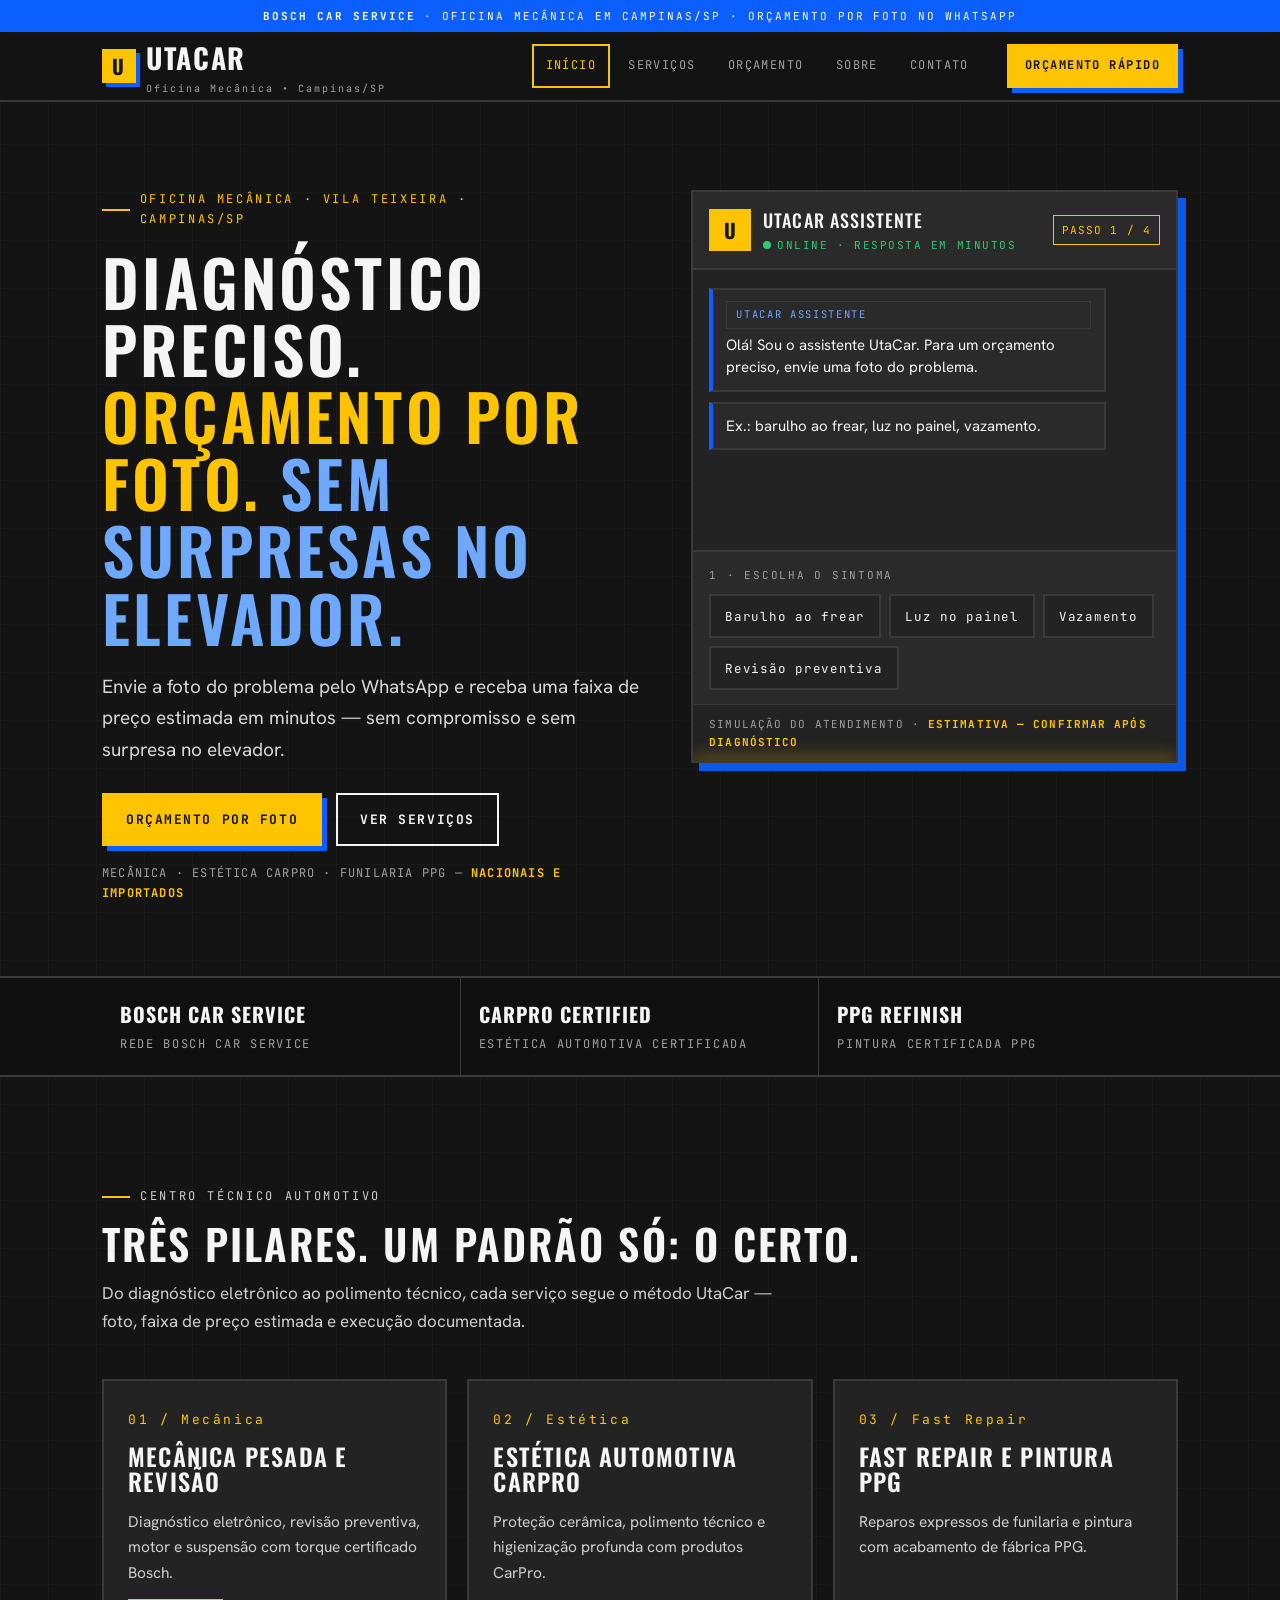
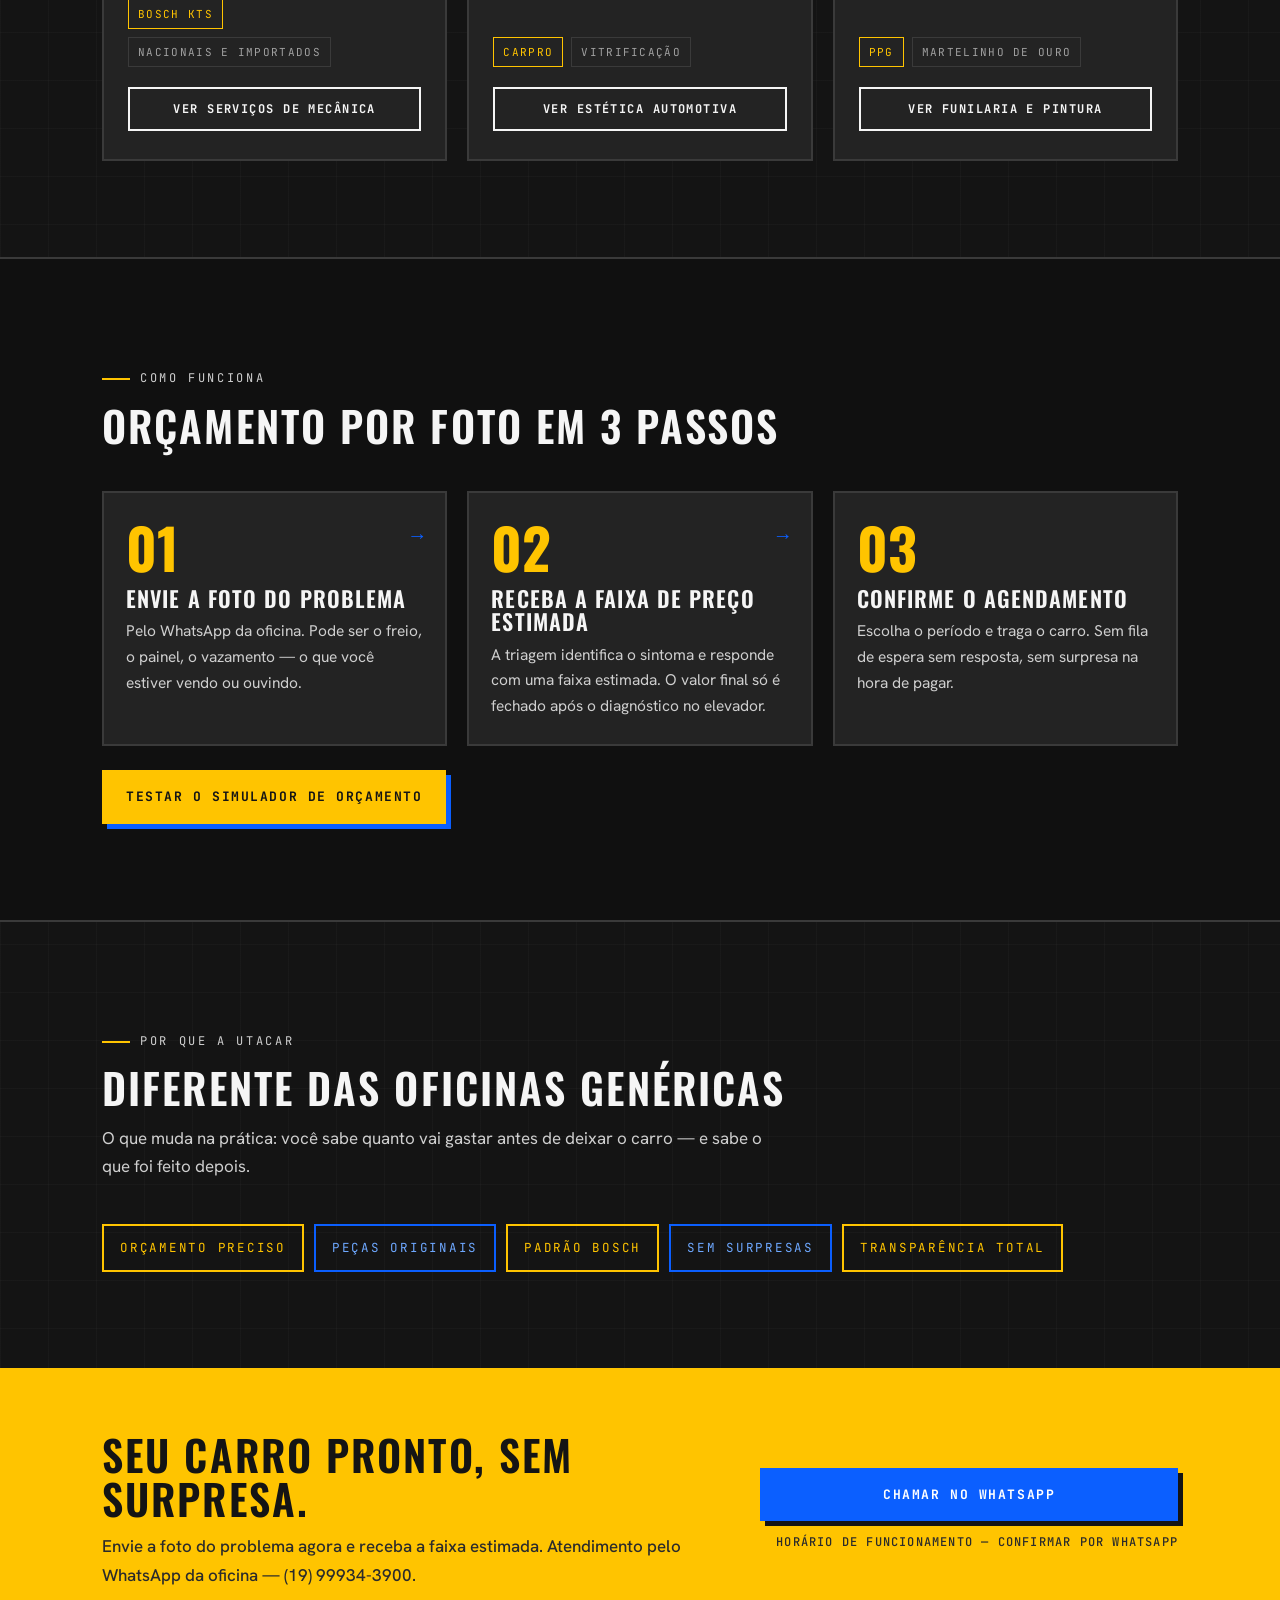
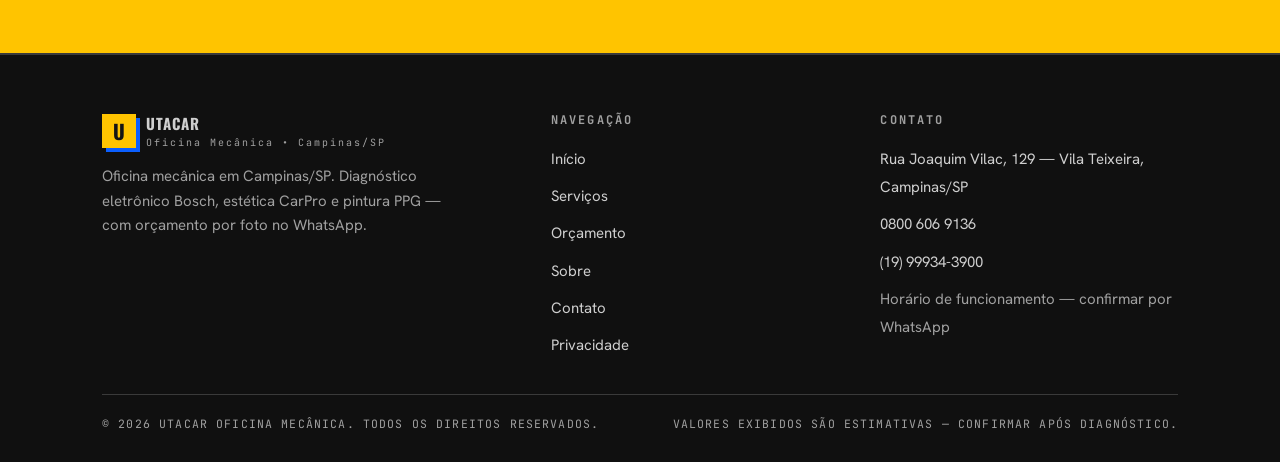
<file: index.html>
<!DOCTYPE html>
<html lang="pt-BR">
<head>
<meta charset="UTF-8">
<meta name="viewport" content="width=device-width, initial-scale=1.0">
<title>UtaCar Oficina Mecânica — Diagnóstico preciso, orçamento por foto | Campinas/SP</title>
<meta name="description" content="Oficina mecânica Bosch em Campinas/SP. Envie a foto do problema pelo WhatsApp e receba uma faixa de preço estimada — sem surpresa no elevador. Mecânica, estética CarPro e funilaria PPG.">
<meta property="og:title" content="UtaCar Oficina Mecânica — Campinas/SP">
<meta property="og:description" content="Diagnóstico preciso. Orçamento por foto. Sem surpresas no elevador.">
<meta property="og:type" content="website">
<link rel="stylesheet" href="assets/css/style.css">
<link rel="icon" href="data:image/svg+xml,%3Csvg xmlns='http://www.w3.org/2000/svg' viewBox='0 0 32 32'%3E%3Crect width='32' height='32' fill='%23FFC400'/%3E%3Ctext x='16' y='23' font-family='Arial' font-weight='bold' font-size='20' text-anchor='middle' fill='%23141414'%3EU%3C/text%3E%3C/svg%3E">
</head>
<body>
<a class="skip" href="#conteudo">Pular para o conteúdo</a>
<div class="topstrip"><b>Bosch Car Service</b> · Oficina mecânica em Campinas/SP · Orçamento por foto no WhatsApp</div>
<header class="site">
  <div class="wrap nav">
    <a class="logo" href="index.html" aria-label="UtaCar — Início"><span class="mark" aria-hidden="true">U</span><span>UTACAR<small data-cfg="tagline">Oficina Mecânica • Campinas/SP</small></span></a>
    <button class="burger" type="button" aria-label="Abrir menu" aria-expanded="false">☰</button>
    <nav class="main" aria-label="Navegação principal">
      <a href="index.html" aria-current="page">Início</a>
      <a href="servicos.html">Serviços</a>
      <a href="orcamento.html">Orçamento</a>
      <a href="sobre.html">Sobre</a>
      <a href="contato.html">Contato</a>
    </nav>
    <a class="btn btn-yellow btn-sm nav-cta" data-wa="Olá! Quero um orçamento por foto.">Orçamento rápido</a>
  </div>
</header>

<main id="conteudo">
  <!-- HERO -->
  <section class="hero">
    <div class="wrap hero-grid">
      <div>
        <p class="eyebrow">Oficina mecânica · Vila Teixeira · Campinas/SP</p>
        <h1>Diagnóstico preciso. <span class="hl-y">Orçamento por foto.</span> <span class="hl-b">Sem surpresas no elevador.</span></h1>
        <p class="lede">Envie a foto do problema pelo WhatsApp e receba uma faixa de preço estimada em minutos — sem compromisso e sem surpresa no elevador.</p>
        <div class="hero-ctas">
          <a class="btn btn-yellow" data-wa="Olá! Quero um orçamento por foto.">Orçamento por foto</a>
          <a class="btn btn-outline" href="servicos.html">Ver serviços</a>
        </div>
        <p class="hero-note">Mecânica · Estética CarPro · Funilaria PPG — <b>nacionais e importados</b></p>
      </div>

      <!-- Interactive WhatsApp quote-bot mock -->
      <div class="chat scan" data-bot aria-label="Simulador de orçamento por WhatsApp">
        <div class="chat-head">
          <span class="chat-avatar" aria-hidden="true">U</span>
          <div>
            <div class="who">UtaCar Assistente</div>
            <div class="status">Online · Resposta em minutos</div>
          </div>
          <span class="step-pill">Passo 1 / 4</span>
        </div>
        <div class="chat-body">
          <div class="msg bot"><span class="tag blue">UtaCar Assistente</span>Olá! Sou o assistente UtaCar. Para um orçamento preciso, envie uma foto do problema.</div>
          <div class="msg bot">Ex.: barulho ao frear, luz no painel, vazamento.</div>
        </div>
        <div class="chat-controls"></div>
        <div class="chat-foot">Simulação do atendimento · <b>Estimativa — confirmar após diagnóstico</b></div>
      </div>
    </div>
  </section>

  <!-- TRUST STRIP -->
  <div class="trust" aria-label="Certificações e padrões">
    <div class="wrap">
      <div class="trust-item"><b>Bosch Car Service</b><span>Rede Bosch Car Service</span></div>
      <div class="trust-item"><b>CarPro Certified</b><span>Estética automotiva certificada</span></div>
      <div class="trust-item"><b>PPG Refinish</b><span>Pintura certificada PPG</span></div>
    </div>
  </div>

  <!-- PILLARS -->
  <section>
    <div class="wrap">
      <div class="sec-head">
        <p class="eyebrow">Centro técnico automotivo</p>
        <h2>Três pilares. Um padrão só: o certo.</h2>
        <p>Do diagnóstico eletrônico ao polimento técnico, cada serviço segue o método UtaCar — foto, faixa de preço estimada e execução documentada.</p>
      </div>
      <div class="pillars">
        <article class="pillar">
          <span class="num">01 / Mecânica</span>
          <h3>Mecânica pesada e revisão</h3>
          <p>Diagnóstico eletrônico, revisão preventiva, motor e suspensão com torque certificado Bosch.</p>
          <div class="tag-row"><span class="tag y">Bosch KTS</span><span class="tag">Nacionais e importados</span></div>
          <a class="btn btn-outline btn-sm" href="servicos.html#mecanica" style="margin-top:6px">Ver serviços de mecânica</a>
        </article>
        <article class="pillar">
          <span class="num">02 / Estética</span>
          <h3>Estética automotiva CarPro</h3>
          <p>Proteção cerâmica, polimento técnico e higienização profunda com produtos CarPro.</p>
          <div class="tag-row"><span class="tag y">CarPro</span><span class="tag">Vitrificação</span></div>
          <a class="btn btn-outline btn-sm" href="servicos.html#estetica" style="margin-top:6px">Ver estética automotiva</a>
        </article>
        <article class="pillar">
          <span class="num">03 / Fast Repair</span>
          <h3>Fast Repair e pintura PPG</h3>
          <p>Reparos expressos de funilaria e pintura com acabamento de fábrica PPG.</p>
          <div class="tag-row"><span class="tag y">PPG</span><span class="tag">Martelinho de ouro</span></div>
          <a class="btn btn-outline btn-sm" href="servicos.html#funilaria" style="margin-top:6px">Ver funilaria e pintura</a>
        </article>
      </div>
    </div>
  </section>

  <!-- HOW IT WORKS -->
  <section style="background:#101010;border-top:2px solid var(--line);border-bottom:2px solid var(--line)">
    <div class="wrap">
      <div class="sec-head">
        <p class="eyebrow">Como funciona</p>
        <h2>Orçamento por foto em 3 passos</h2>
      </div>
      <div class="steps">
        <article class="step"><span class="arrow" aria-hidden="true">→</span><h3>Envie a foto do problema</h3><p>Pelo WhatsApp da oficina. Pode ser o freio, o painel, o vazamento — o que você estiver vendo ou ouvindo.</p></article>
        <article class="step"><span class="arrow" aria-hidden="true">→</span><h3>Receba a faixa de preço estimada</h3><p>A triagem identifica o sintoma e responde com uma faixa estimada. O valor final só é fechado após o diagnóstico no elevador.</p></article>
        <article class="step"><h3>Confirme o agendamento</h3><p>Escolha o período e traga o carro. Sem fila de espera sem resposta, sem surpresa na hora de pagar.</p></article>
      </div>
      <p style="margin-top:24px"><a class="btn btn-yellow" href="orcamento.html">Testar o simulador de orçamento</a></p>
    </div>
  </section>

  <!-- DIFFERENCE -->
  <section>
    <div class="wrap">
      <div class="sec-head">
        <p class="eyebrow">Por que a UtaCar</p>
        <h2>Diferente das oficinas genéricas</h2>
        <p>O que muda na prática: você sabe quanto vai gastar antes de deixar o carro — e sabe o que foi feito depois.</p>
      </div>
      <div class="chip-row" role="list">
        <span class="diff-chip" role="listitem">Orçamento preciso</span>
        <span class="diff-chip" role="listitem">Peças originais</span>
        <span class="diff-chip" role="listitem">Padrão Bosch</span>
        <span class="diff-chip" role="listitem">Sem surpresas</span>
        <span class="diff-chip" role="listitem">Transparência total</span>
      </div>
    </div>
  </section>

  <!-- FINAL CTA BAND -->
  <section class="band">
    <div class="wrap band-grid">
      <div>
        <h2>Seu carro pronto, sem surpresa.</h2>
        <p style="margin-top:12px">Envie a foto do problema agora e receba a faixa estimada. Atendimento pelo WhatsApp da oficina — <span data-cfg="whatsappDisplay">(19) 99934-3900</span>.</p>
      </div>
      <div style="text-align:right">
        <a class="btn btn-blue btn-block" data-wa="Olá! Quero um orçamento por foto.">Chamar no WhatsApp</a>
        <p style="margin-top:12px;font-family:var(--mono);font-size:12px;letter-spacing:.1em;text-transform:uppercase" data-cfg="hours">Horário de funcionamento — confirmar por WhatsApp</p>
      </div>
    </div>
  </section>
</main>

<footer class="site">
  <div class="wrap">
    <div class="foot-grid">
      <div class="foot-brand">
        <a class="logo" href="index.html"><span class="mark" aria-hidden="true">U</span><span>UTACAR<small data-cfg="tagline">Oficina Mecânica • Campinas/SP</small></span></a>
        <p>Oficina mecânica em Campinas/SP. Diagnóstico eletrônico Bosch, estética CarPro e pintura PPG — com orçamento por foto no WhatsApp.</p>
      </div>
      <div>
        <h4>Navegação</h4>
        <ul>
          <li><a href="index.html">Início</a></li>
          <li><a href="servicos.html">Serviços</a></li>
          <li><a href="orcamento.html">Orçamento</a></li>
          <li><a href="sobre.html">Sobre</a></li>
          <li><a href="contato.html">Contato</a></li>
          <li><a href="privacidade.html">Privacidade</a></li>
        </ul>
      </div>
      <div>
        <h4>Contato</h4>
        <ul>
          <li><a href="contato.html" data-cfg="addressShort">Rua Joaquim Vilac, 129 — Vila Teixeira, Campinas/SP</a></li>
          <li><a data-cfg="telLink" href="tel:08006069136">0800 606 9136</a></li>
          <li><a data-wa="Olá! Quero um orçamento por foto." data-cfg="whatsappDisplay">(19) 99934-3900</a></li>
          <li><span style="color:var(--muted);font-size:15px" data-cfg="hours">Horário de funcionamento — confirmar por WhatsApp</span></li>
        </ul>
      </div>
    </div>
    <div class="foot-legal">
      <span>© <span data-cfg="year">2026</span> <span data-cfg="name">UtaCar Oficina Mecânica</span>. Todos os direitos reservados.</span>
      <span>Valores exibidos são estimativas — confirmar após diagnóstico.</span>
    </div>
  </div>
</footer>
<div class="sticky-cta"><a class="btn btn-green" data-wa="Olá! Quero um orçamento por foto.">WhatsApp — Orçamento por foto</a></div>
<script src="assets/js/site.js"></script>
</body>
</html>
</file>
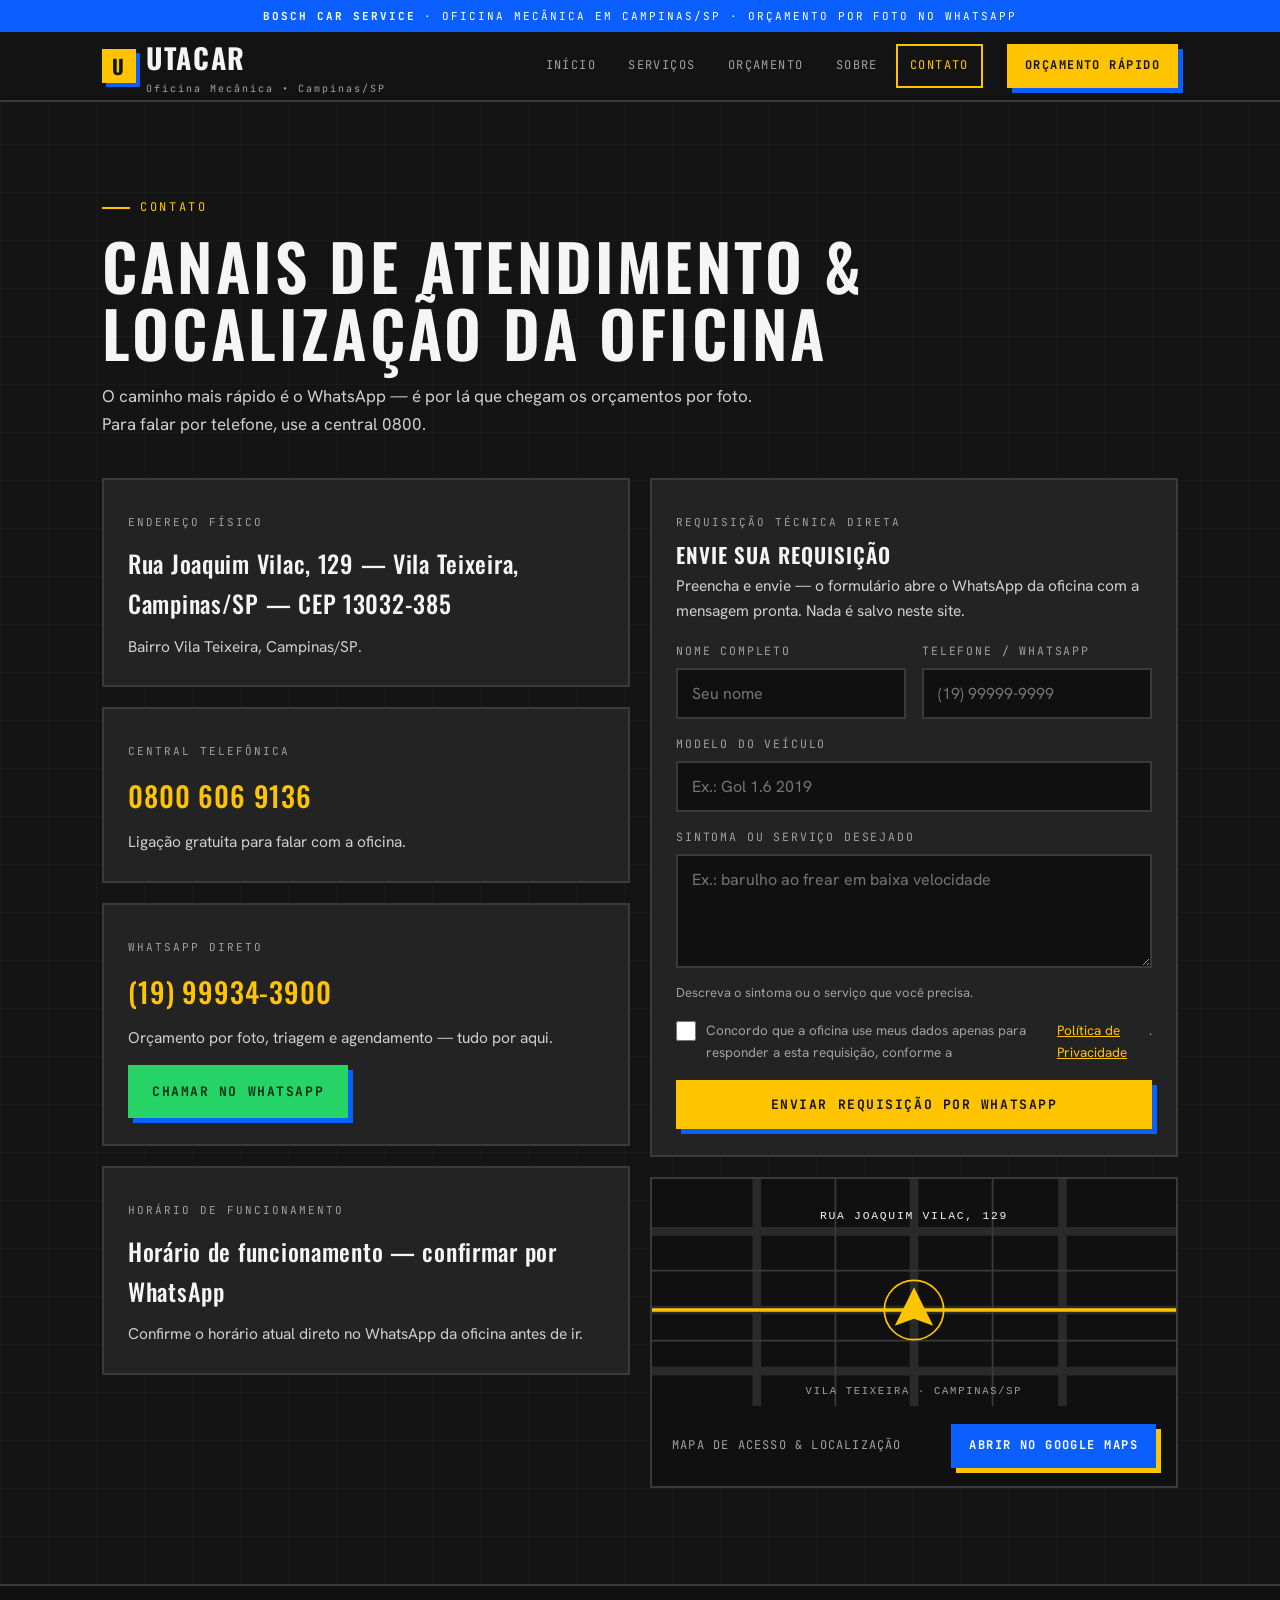
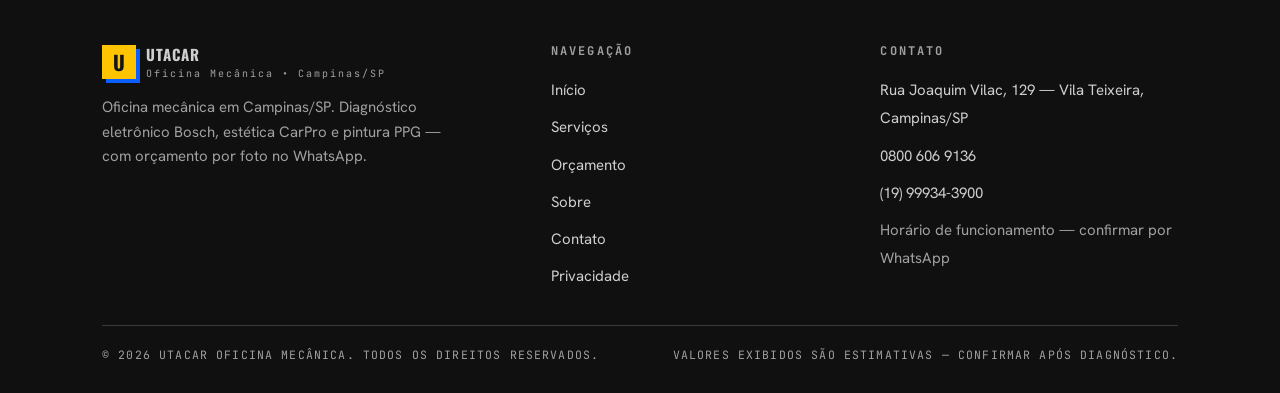
<file: contato.html>
<!DOCTYPE html>
<html lang="pt-BR">
<head>
<meta charset="UTF-8">
<meta name="viewport" content="width=device-width, initial-scale=1.0">
<title>Contato — UtaCar Oficina Mecânica | Campinas/SP</title>
<meta name="description" content="Fale com a UtaCar: WhatsApp (19) 99934-3900, central 0800 606 9136, Rua Joaquim Vilac, 129 — Vila Teixeira, Campinas/SP. Horário de funcionamento — confirmar por WhatsApp.">
<meta property="og:title" content="Contato — UtaCar Oficina Mecânica">
<link rel="stylesheet" href="assets/css/style.css">
<link rel="icon" href="data:image/svg+xml,%3Csvg xmlns='http://www.w3.org/2000/svg' viewBox='0 0 32 32'%3E%3Crect width='32' height='32' fill='%23FFC400'/%3E%3Ctext x='16' y='23' font-family='Arial' font-weight='bold' font-size='20' text-anchor='middle' fill='%23141414'%3EU%3C/text%3E%3C/svg%3E">
</head>
<body>
<a class="skip" href="#conteudo">Pular para o conteúdo</a>
<div class="topstrip"><b>Bosch Car Service</b> · Oficina mecânica em Campinas/SP · Orçamento por foto no WhatsApp</div>
<header class="site">
  <div class="wrap nav">
    <a class="logo" href="index.html" aria-label="UtaCar — Início"><span class="mark" aria-hidden="true">U</span><span>UTACAR<small data-cfg="tagline">Oficina Mecânica • Campinas/SP</small></span></a>
    <button class="burger" type="button" aria-label="Abrir menu" aria-expanded="false">☰</button>
    <nav class="main" aria-label="Navegação principal">
      <a href="index.html">Início</a>
      <a href="servicos.html">Serviços</a>
      <a href="orcamento.html">Orçamento</a>
      <a href="sobre.html">Sobre</a>
      <a href="contato.html" aria-current="page">Contato</a>
    </nav>
    <a class="btn btn-yellow btn-sm nav-cta" data-wa="Olá! Quero um orçamento por foto.">Orçamento rápido</a>
  </div>
</header>

<main id="conteudo">
  <section style="padding-bottom:24px">
    <div class="wrap">
      <p class="eyebrow">Contato</p>
      <h1 style="margin-top:14px">Canais de atendimento &amp; localização da oficina</h1>
      <p style="margin-top:16px;color:#cfcfcf">O caminho mais rápido é o WhatsApp — é por lá que chegam os orçamentos por foto. Para falar por telefone, use a central 0800.</p>
    </div>
  </section>

  <section style="padding-top:16px">
    <div class="wrap contact-grid">
      <div style="display:grid;gap:20px">
        <article class="c-card">
          <span class="mono-label">Endereço físico</span>
          <span class="big" style="color:var(--ink);font-size:clamp(19px,2.4vw,24px)" data-cfg="address">Rua Joaquim Vilac, 129 — Vila Teixeira, Campinas/SP — CEP 13032-385</span>
          <p>Bairro Vila Teixeira, Campinas/SP.</p>
        </article>
        <article class="c-card">
          <span class="mono-label">Central telefônica</span>
          <a class="big" data-cfg="telLink" href="tel:08006069136">0800 606 9136</a>
          <p>Ligação gratuita para falar com a oficina.</p>
        </article>
        <article class="c-card">
          <span class="mono-label">WhatsApp direto</span>
          <a class="big" data-wa="Olá! Quero um orçamento por foto." data-cfg="whatsappDisplay">(19) 99934-3900</a>
          <p>Orçamento por foto, triagem e agendamento — tudo por aqui.</p>
          <p style="margin-top:14px"><a class="btn btn-green" data-wa="Olá! Quero um orçamento por foto.">Chamar no WhatsApp</a></p>
        </article>
        <article class="c-card">
          <span class="mono-label">Horário de funcionamento</span>
          <span class="big" style="color:var(--ink);font-size:clamp(19px,2.4vw,24px)" data-cfg="hours">Horário de funcionamento — confirmar por WhatsApp</span>
          <p>Confirme o horário atual direto no WhatsApp da oficina antes de ir.</p>
        </article>
      </div>

      <div style="display:grid;gap:20px;align-content:start">
        <!-- FORM -->
        <article class="c-card">
          <span class="mono-label">Requisição técnica direta</span>
          <h3 style="margin:10px 0 6px">Envie sua requisição</h3>
          <p style="margin-bottom:18px">Preencha e envie — o formulário abre o WhatsApp da oficina com a mensagem pronta. Nada é salvo neste site.</p>
          <form class="req" data-wa-form>
            <div class="form-2col">
              <div class="field">
                <label for="f-nome">Nome completo</label>
                <input id="f-nome" name="nome" type="text" required autocomplete="name" placeholder="Seu nome">
              </div>
              <div class="field">
                <label for="f-tel">Telefone / WhatsApp</label>
                <input id="f-tel" name="telefone" type="tel" required autocomplete="tel" placeholder="(19) 99999-9999">
              </div>
            </div>
            <div class="field">
              <label for="f-veiculo">Modelo do veículo</label>
              <input id="f-veiculo" name="veiculo" type="text" required placeholder="Ex.: Gol 1.6 2019">
            </div>
            <div class="field">
              <label for="f-sintoma">Sintoma ou serviço desejado</label>
              <textarea id="f-sintoma" name="sintoma" rows="4" required placeholder="Ex.: barulho ao frear em baixa velocidade"></textarea>
              <p class="hint">Descreva o sintoma ou o serviço que você precisa.</p>
            </div>
            <label class="consent"><input type="checkbox" required> Concordo que a oficina use meus dados apenas para responder a esta requisição, conforme a <a href="privacidade.html" style="color:var(--yellow)">Política de Privacidade</a>.</label>
            <button class="btn btn-yellow btn-block" type="submit">Enviar requisição por WhatsApp</button>
          </form>
        </article>

        <!-- MAP PANEL (stylized SVG, no invented coordinates) -->
        <article class="map-panel">
          <svg viewBox="0 0 600 260" role="img" aria-label="Mapa esquemático: Rua Joaquim Vilac, 129 — Vila Teixeira, Campinas/SP">
            <rect width="600" height="260" fill="#101010"/>
            <g stroke="#2a2a2a" stroke-width="10"><line x1="0" y1="60" x2="600" y2="60"/><line x1="0" y1="150" x2="600" y2="150"/><line x1="0" y1="220" x2="600" y2="220"/><line x1="120" y1="0" x2="120" y2="260"/><line x1="300" y1="0" x2="300" y2="260"/><line x1="470" y1="0" x2="470" y2="260"/></g>
            <g stroke="#3a3a3a" stroke-width="2"><line x1="0" y1="105" x2="600" y2="105"/><line x1="0" y1="185" x2="600" y2="185"/><line x1="210" y1="0" x2="210" y2="260"/><line x1="390" y1="0" x2="390" y2="260"/></g>
            <line x1="0" y1="150" x2="600" y2="150" stroke="#FFC400" stroke-width="4"/>
            <g transform="translate(300,150)">
              <path d="M0 -26 L22 18 L0 10 L-22 18 Z" fill="#FFC400"/>
              <circle r="34" fill="none" stroke="#FFC400" stroke-width="2"/>
            </g>
            <text x="300" y="46" fill="#F5F5F5" font-family="monospace" font-size="13" letter-spacing="2" text-anchor="middle">RUA JOAQUIM VILAC, 129</text>
            <text x="300" y="246" fill="#A0A0A0" font-family="monospace" font-size="12" letter-spacing="2" text-anchor="middle">VILA TEIXEIRA · CAMPINAS/SP</text>
          </svg>
          <div class="map-cap">
            <p>Mapa de acesso &amp; localização</p>
            <a class="btn btn-blue btn-sm" data-cfg="mapsLink" href="https://www.google.com/maps/search/?api=1&amp;query=Rua%20Joaquim%20Vilac%2C%20129%2C%20Vila%20Teixeira%2C%20Campinas%2C%20SP" target="_blank" rel="noopener">Abrir no Google Maps</a>
          </div>
        </article>
      </div>
    </div>
  </section>
</main>

<footer class="site">
  <div class="wrap">
    <div class="foot-grid">
      <div class="foot-brand">
        <a class="logo" href="index.html"><span class="mark" aria-hidden="true">U</span><span>UTACAR<small data-cfg="tagline">Oficina Mecânica • Campinas/SP</small></span></a>
        <p>Oficina mecânica em Campinas/SP. Diagnóstico eletrônico Bosch, estética CarPro e pintura PPG — com orçamento por foto no WhatsApp.</p>
      </div>
      <div>
        <h4>Navegação</h4>
        <ul>
          <li><a href="index.html">Início</a></li>
          <li><a href="servicos.html">Serviços</a></li>
          <li><a href="orcamento.html">Orçamento</a></li>
          <li><a href="sobre.html">Sobre</a></li>
          <li><a href="contato.html">Contato</a></li>
          <li><a href="privacidade.html">Privacidade</a></li>
        </ul>
      </div>
      <div>
        <h4>Contato</h4>
        <ul>
          <li><a href="contato.html" data-cfg="addressShort">Rua Joaquim Vilac, 129 — Vila Teixeira, Campinas/SP</a></li>
          <li><a data-cfg="telLink" href="tel:08006069136">0800 606 9136</a></li>
          <li><a data-wa="Olá! Quero um orçamento por foto." data-cfg="whatsappDisplay">(19) 99934-3900</a></li>
          <li><span style="color:var(--muted);font-size:15px" data-cfg="hours">Horário de funcionamento — confirmar por WhatsApp</span></li>
        </ul>
      </div>
    </div>
    <div class="foot-legal">
      <span>© <span data-cfg="year">2026</span> <span data-cfg="name">UtaCar Oficina Mecânica</span>. Todos os direitos reservados.</span>
      <span>Valores exibidos são estimativas — confirmar após diagnóstico.</span>
    </div>
  </div>
</footer>
<div class="sticky-cta"><a class="btn btn-green" data-wa="Olá! Quero um orçamento por foto.">WhatsApp — Orçamento por foto</a></div>
<script src="assets/js/site.js"></script>
</body>
</html>
</file>
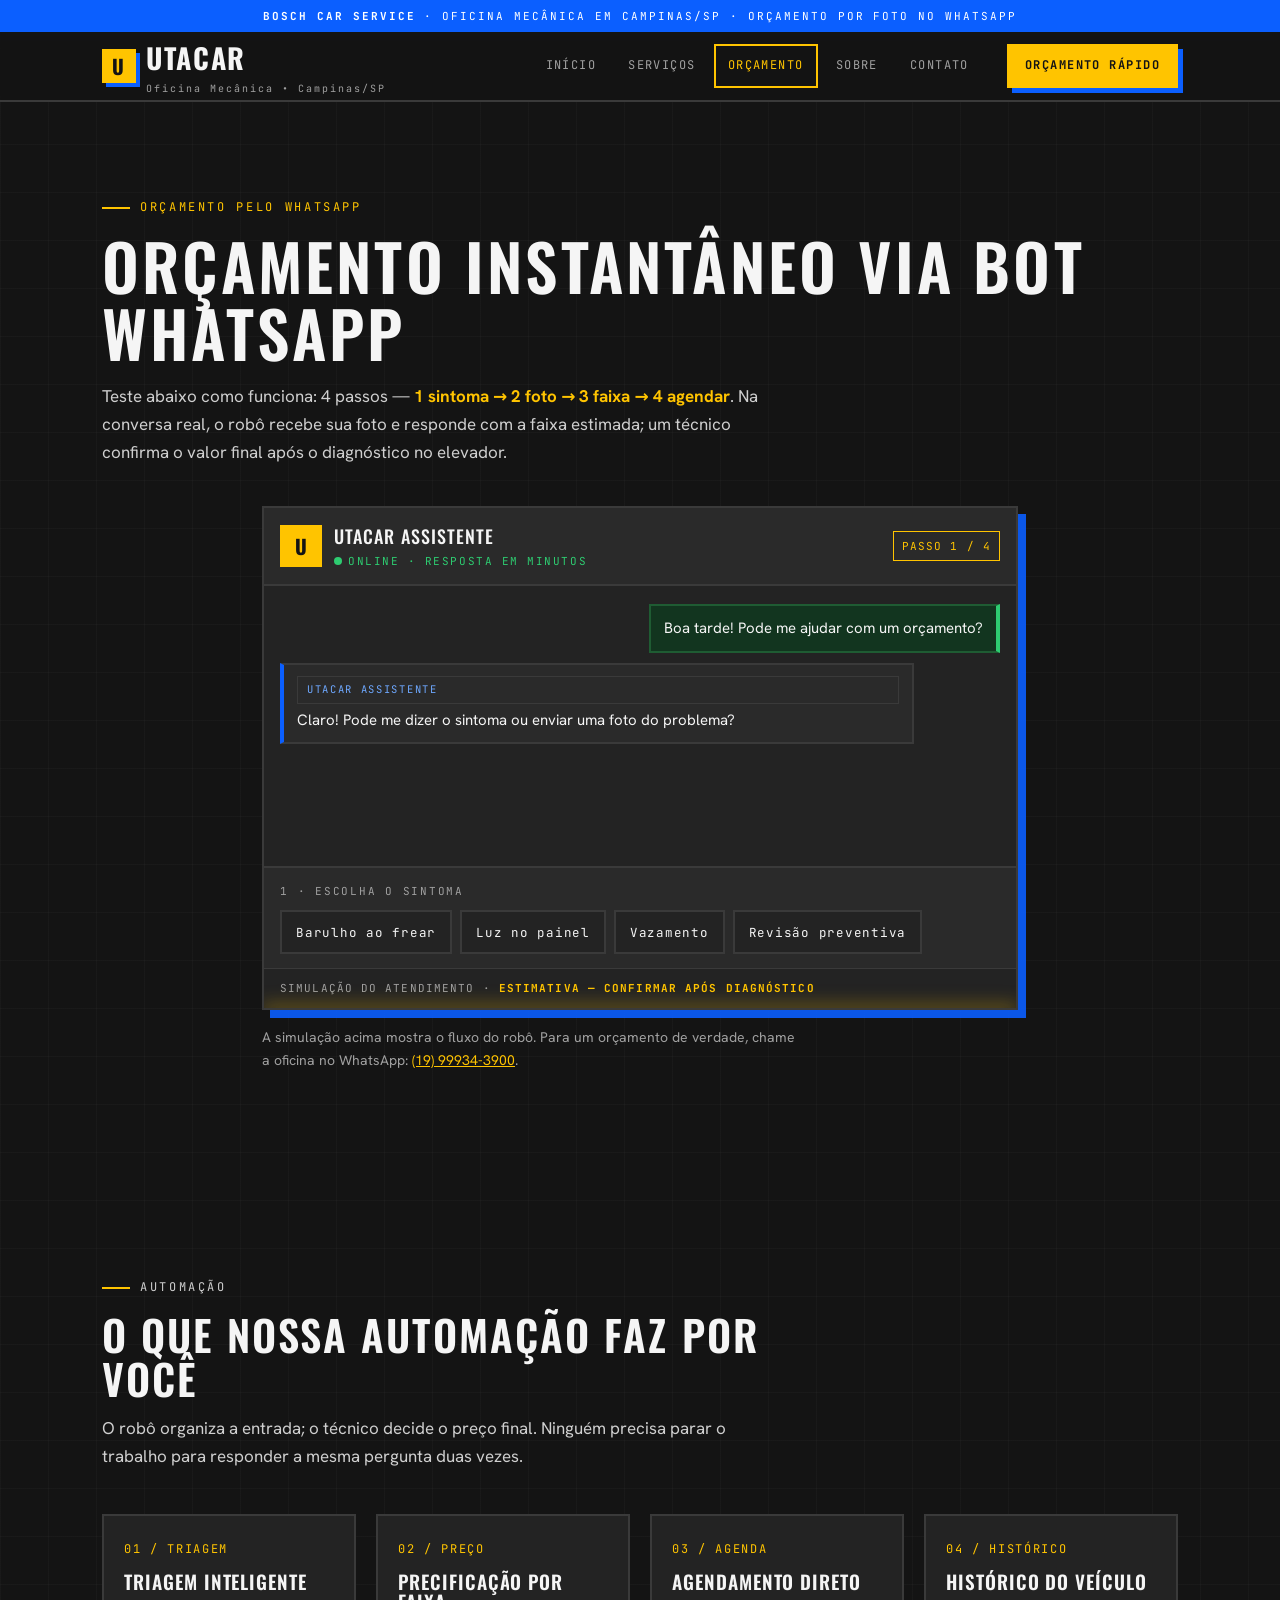
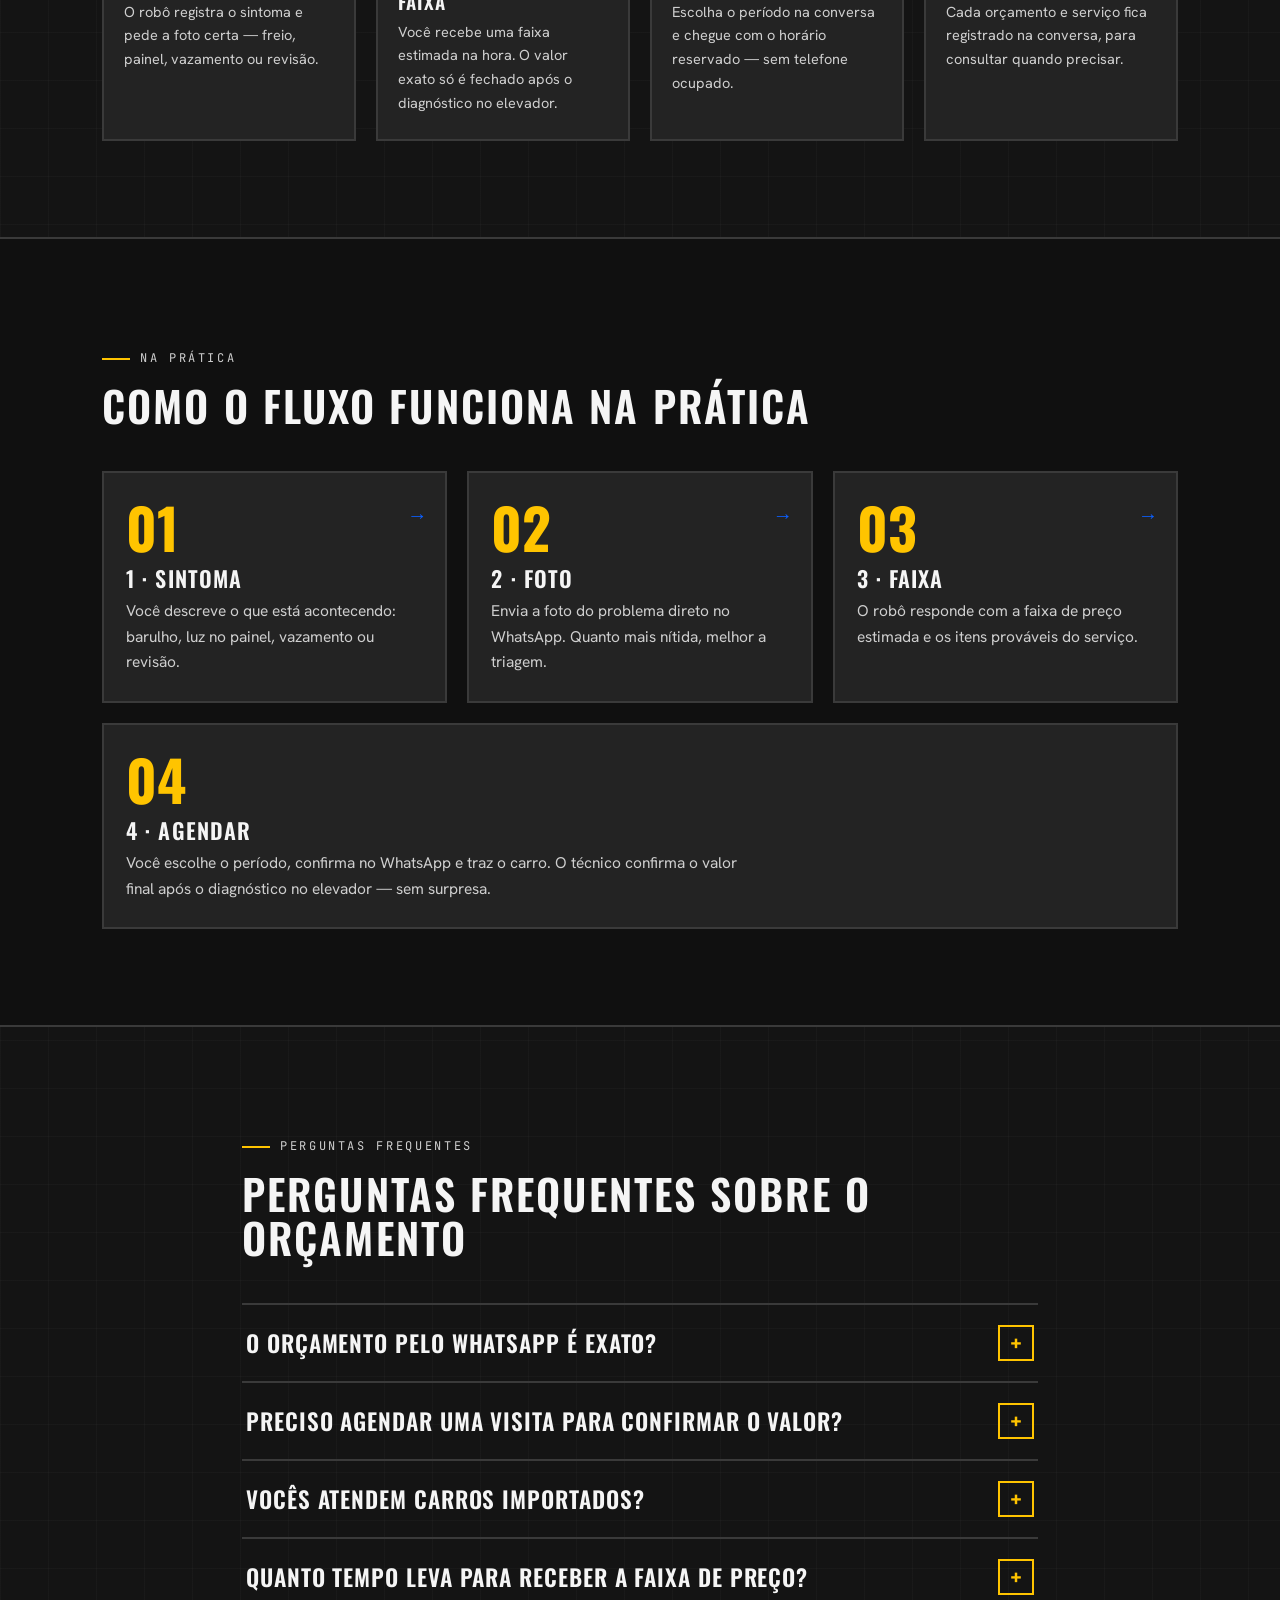
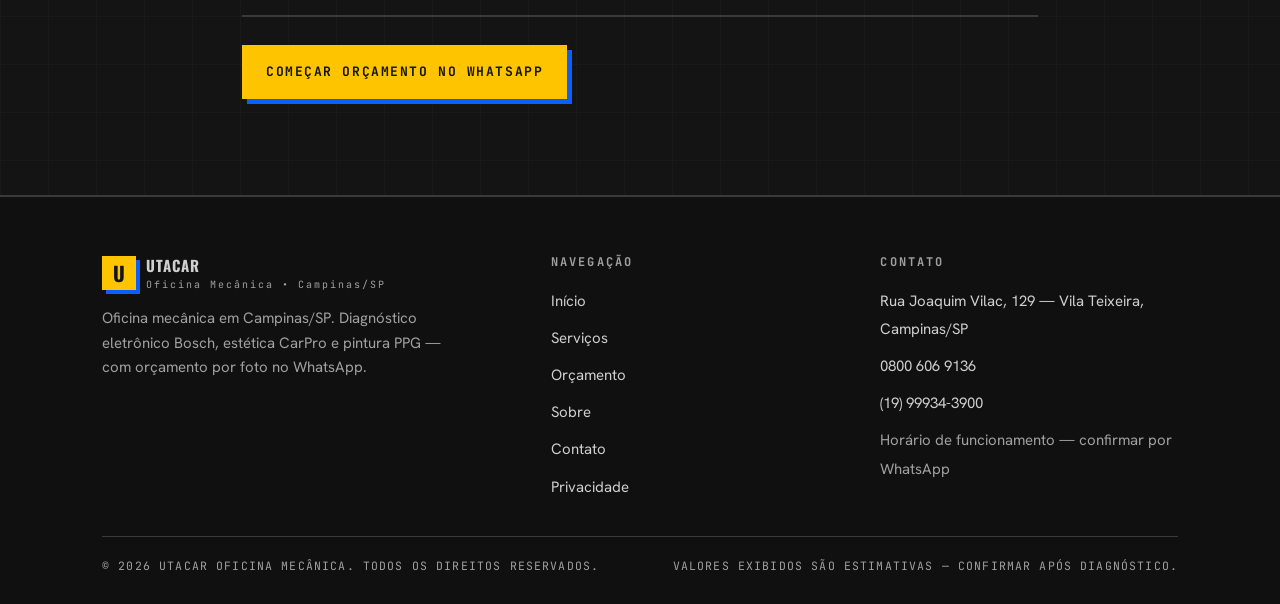
<file: orcamento.html>
<!DOCTYPE html>
<html lang="pt-BR">
<head>
<meta charset="UTF-8">
<meta name="viewport" content="width=device-width, initial-scale=1.0">
<title>Orçamento instantâneo via WhatsApp — UtaCar Oficina Mecânica | Campinas/SP</title>
<meta name="description" content="Simule o orçamento por foto da UtaCar: escolha o sintoma, envie a foto, receba a faixa de preço estimada e agende. Valor final confirmado após diagnóstico.">
<meta property="og:title" content="Orçamento instantâneo — UtaCar Oficina Mecânica">
<link rel="stylesheet" href="assets/css/style.css">
<link rel="icon" href="data:image/svg+xml,%3Csvg xmlns='http://www.w3.org/2000/svg' viewBox='0 0 32 32'%3E%3Crect width='32' height='32' fill='%23FFC400'/%3E%3Ctext x='16' y='23' font-family='Arial' font-weight='bold' font-size='20' text-anchor='middle' fill='%23141414'%3EU%3C/text%3E%3C/svg%3E">
</head>
<body>
<a class="skip" href="#conteudo">Pular para o conteúdo</a>
<div class="topstrip"><b>Bosch Car Service</b> · Oficina mecânica em Campinas/SP · Orçamento por foto no WhatsApp</div>
<header class="site">
  <div class="wrap nav">
    <a class="logo" href="index.html" aria-label="UtaCar — Início"><span class="mark" aria-hidden="true">U</span><span>UTACAR<small data-cfg="tagline">Oficina Mecânica • Campinas/SP</small></span></a>
    <button class="burger" type="button" aria-label="Abrir menu" aria-expanded="false">☰</button>
    <nav class="main" aria-label="Navegação principal">
      <a href="index.html">Início</a>
      <a href="servicos.html">Serviços</a>
      <a href="orcamento.html" aria-current="page">Orçamento</a>
      <a href="sobre.html">Sobre</a>
      <a href="contato.html">Contato</a>
    </nav>
    <a class="btn btn-yellow btn-sm nav-cta" data-wa="Olá! Quero um orçamento por foto.">Orçamento rápido</a>
  </div>
</header>

<main id="conteudo">
  <section style="padding-bottom:24px">
    <div class="wrap">
      <p class="eyebrow">Orçamento pelo WhatsApp</p>
      <h1 style="margin-top:14px">Orçamento instantâneo via bot WhatsApp</h1>
      <p style="margin-top:16px;color:#cfcfcf">Teste abaixo como funciona: 4 passos — <strong style="color:var(--yellow)">1 sintoma → 2 foto → 3 faixa → 4 agendar</strong>. Na conversa real, o robô recebe sua foto e responde com a faixa estimada; um técnico confirma o valor final após o diagnóstico no elevador.</p>
    </div>
  </section>

  <!-- BOT SIMULATOR -->
  <section style="padding-top:16px">
    <div class="wrap" style="max-width:820px">
      <div class="chat scan" data-bot aria-label="Simulador de orçamento por WhatsApp — fluxo completo">
        <div class="chat-head">
          <span class="chat-avatar" aria-hidden="true">U</span>
          <div>
            <div class="who">UtaCar Assistente</div>
            <div class="status">Online · Resposta em minutos</div>
          </div>
          <span class="step-pill">Passo 1 / 4</span>
        </div>
        <div class="chat-body">
          <div class="msg user">Boa tarde! Pode me ajudar com um orçamento?</div>
          <div class="msg bot"><span class="tag blue">UtaCar Assistente</span>Claro! Pode me dizer o sintoma ou enviar uma foto do problema?</div>
        </div>
        <div class="chat-controls"></div>
        <div class="chat-foot">Simulação do atendimento · <b>Estimativa — confirmar após diagnóstico</b></div>
      </div>
      <p style="margin-top:16px;font-size:14px;color:var(--muted)">A simulação acima mostra o fluxo do robô. Para um orçamento de verdade, chame a oficina no WhatsApp: <a data-wa="Olá! Quero um orçamento por foto." style="color:var(--yellow)" data-cfg="whatsappDisplay">(19) 99934-3900</a>.</p>
    </div>
  </section>

  <!-- WHAT AUTOMATION DOES -->
  <section>
    <div class="wrap">
      <div class="sec-head">
        <p class="eyebrow">Automação</p>
        <h2>O que nossa automação faz por você</h2>
        <p>O robô organiza a entrada; o técnico decide o preço final. Ninguém precisa parar o trabalho para responder a mesma pergunta duas vezes.</p>
      </div>
      <div class="auto-grid">
        <article class="auto-card"><span class="ic">01 / Triagem</span><h3>Triagem inteligente</h3><p>O robô registra o sintoma e pede a foto certa — freio, painel, vazamento ou revisão.</p></article>
        <article class="auto-card"><span class="ic">02 / Preço</span><h3>Precificação por faixa</h3><p>Você recebe uma faixa estimada na hora. O valor exato só é fechado após o diagnóstico no elevador.</p></article>
        <article class="auto-card"><span class="ic">03 / Agenda</span><h3>Agendamento direto</h3><p>Escolha o período na conversa e chegue com o horário reservado — sem telefone ocupado.</p></article>
        <article class="auto-card"><span class="ic">04 / Histórico</span><h3>Histórico do veículo</h3><p>Cada orçamento e serviço fica registrado na conversa, para consultar quando precisar.</p></article>
      </div>
    </div>
  </section>

  <!-- HOW THE FLOW WORKS -->
  <section style="background:#101010;border-top:2px solid var(--line);border-bottom:2px solid var(--line)">
    <div class="wrap">
      <div class="sec-head">
        <p class="eyebrow">Na prática</p>
        <h2>Como o fluxo funciona na prática</h2>
      </div>
      <div class="steps">
        <article class="step"><span class="arrow" aria-hidden="true">→</span><h3>1 · Sintoma</h3><p>Você descreve o que está acontecendo: barulho, luz no painel, vazamento ou revisão.</p></article>
        <article class="step"><span class="arrow" aria-hidden="true">→</span><h3>2 · Foto</h3><p>Envia a foto do problema direto no WhatsApp. Quanto mais nítida, melhor a triagem.</p></article>
        <article class="step"><span class="arrow" aria-hidden="true">→</span><h3>3 · Faixa</h3><p>O robô responde com a faixa de preço estimada e os itens prováveis do serviço.</p></article>
      </div>
      <div class="steps steps-continue" style="margin-top:20px;grid-template-columns:1fr">
        <article class="step"><h3>4 · Agendar</h3><p>Você escolhe o período, confirma no WhatsApp e traz o carro. O técnico confirma o valor final após o diagnóstico no elevador — sem surpresa.</p></article>
      </div>
    </div>
  </section>

  <!-- FAQ -->
  <section>
    <div class="wrap" style="max-width:860px">
      <div class="sec-head">
        <p class="eyebrow">Perguntas frequentes</p>
        <h2>Perguntas frequentes sobre o orçamento</h2>
      </div>
      <div class="faq">
        <div class="faq-item">
          <button type="button" class="faq-q" aria-expanded="false">O orçamento pelo WhatsApp é exato?<span class="sign" aria-hidden="true">+</span></button>
          <div class="faq-a"><p>Não — é uma faixa estimada, feita a partir do sintoma e da foto. O valor final só é fechado depois do diagnóstico com o carro no elevador. A faixa serve para você decidir com antecedência, sem surpresa.</p></div>
        </div>
        <div class="faq-item">
          <button type="button" class="faq-q" aria-expanded="false">Preciso agendar uma visita para confirmar o valor?<span class="sign" aria-hidden="true">+</span></button>
          <div class="faq-a"><p>Sim. A confirmação do valor acontece com o carro na oficina, após a inspeção. Você agenda o período pelo próprio WhatsApp e já chega com o horário reservado.</p></div>
        </div>
        <div class="faq-item">
          <button type="button" class="faq-q" aria-expanded="false">Vocês atendem carros importados?<span class="sign" aria-hidden="true">+</span></button>
          <div class="faq-a"><p>Sim. A oficina atende carros nacionais e importados, com diagnóstico eletrônico Bosch KTS e peças originais.</p></div>
        </div>
        <div class="faq-item">
          <button type="button" class="faq-q" aria-expanded="false">Quanto tempo leva para receber a faixa de preço?<span class="sign" aria-hidden="true">+</span></button>
          <div class="faq-a"><p>A triagem responde em poucos minutos durante o atendimento. Para saber o horário de funcionamento atual, confirme pelo WhatsApp da oficina: <span data-cfg="whatsappDisplay">(19) 99934-3900</span>.</p></div>
        </div>
      </div>
      <p style="margin-top:28px"><a class="btn btn-yellow" data-wa="Olá! Quero um orçamento por foto.">Começar orçamento no WhatsApp</a></p>
    </div>
  </section>
</main>

<footer class="site">
  <div class="wrap">
    <div class="foot-grid">
      <div class="foot-brand">
        <a class="logo" href="index.html"><span class="mark" aria-hidden="true">U</span><span>UTACAR<small data-cfg="tagline">Oficina Mecânica • Campinas/SP</small></span></a>
        <p>Oficina mecânica em Campinas/SP. Diagnóstico eletrônico Bosch, estética CarPro e pintura PPG — com orçamento por foto no WhatsApp.</p>
      </div>
      <div>
        <h4>Navegação</h4>
        <ul>
          <li><a href="index.html">Início</a></li>
          <li><a href="servicos.html">Serviços</a></li>
          <li><a href="orcamento.html">Orçamento</a></li>
          <li><a href="sobre.html">Sobre</a></li>
          <li><a href="contato.html">Contato</a></li>
          <li><a href="privacidade.html">Privacidade</a></li>
        </ul>
      </div>
      <div>
        <h4>Contato</h4>
        <ul>
          <li><a href="contato.html" data-cfg="addressShort">Rua Joaquim Vilac, 129 — Vila Teixeira, Campinas/SP</a></li>
          <li><a data-cfg="telLink" href="tel:08006069136">0800 606 9136</a></li>
          <li><a data-wa="Olá! Quero um orçamento por foto." data-cfg="whatsappDisplay">(19) 99934-3900</a></li>
          <li><span style="color:var(--muted);font-size:15px" data-cfg="hours">Horário de funcionamento — confirmar por WhatsApp</span></li>
        </ul>
      </div>
    </div>
    <div class="foot-legal">
      <span>© <span data-cfg="year">2026</span> <span data-cfg="name">UtaCar Oficina Mecânica</span>. Todos os direitos reservados.</span>
      <span>Valores exibidos são estimativas — confirmar após diagnóstico.</span>
    </div>
  </div>
</footer>
<div class="sticky-cta"><a class="btn btn-green" data-wa="Olá! Quero um orçamento por foto.">WhatsApp — Orçamento por foto</a></div>
<script src="assets/js/site.js"></script>
</body>
</html>
</file>
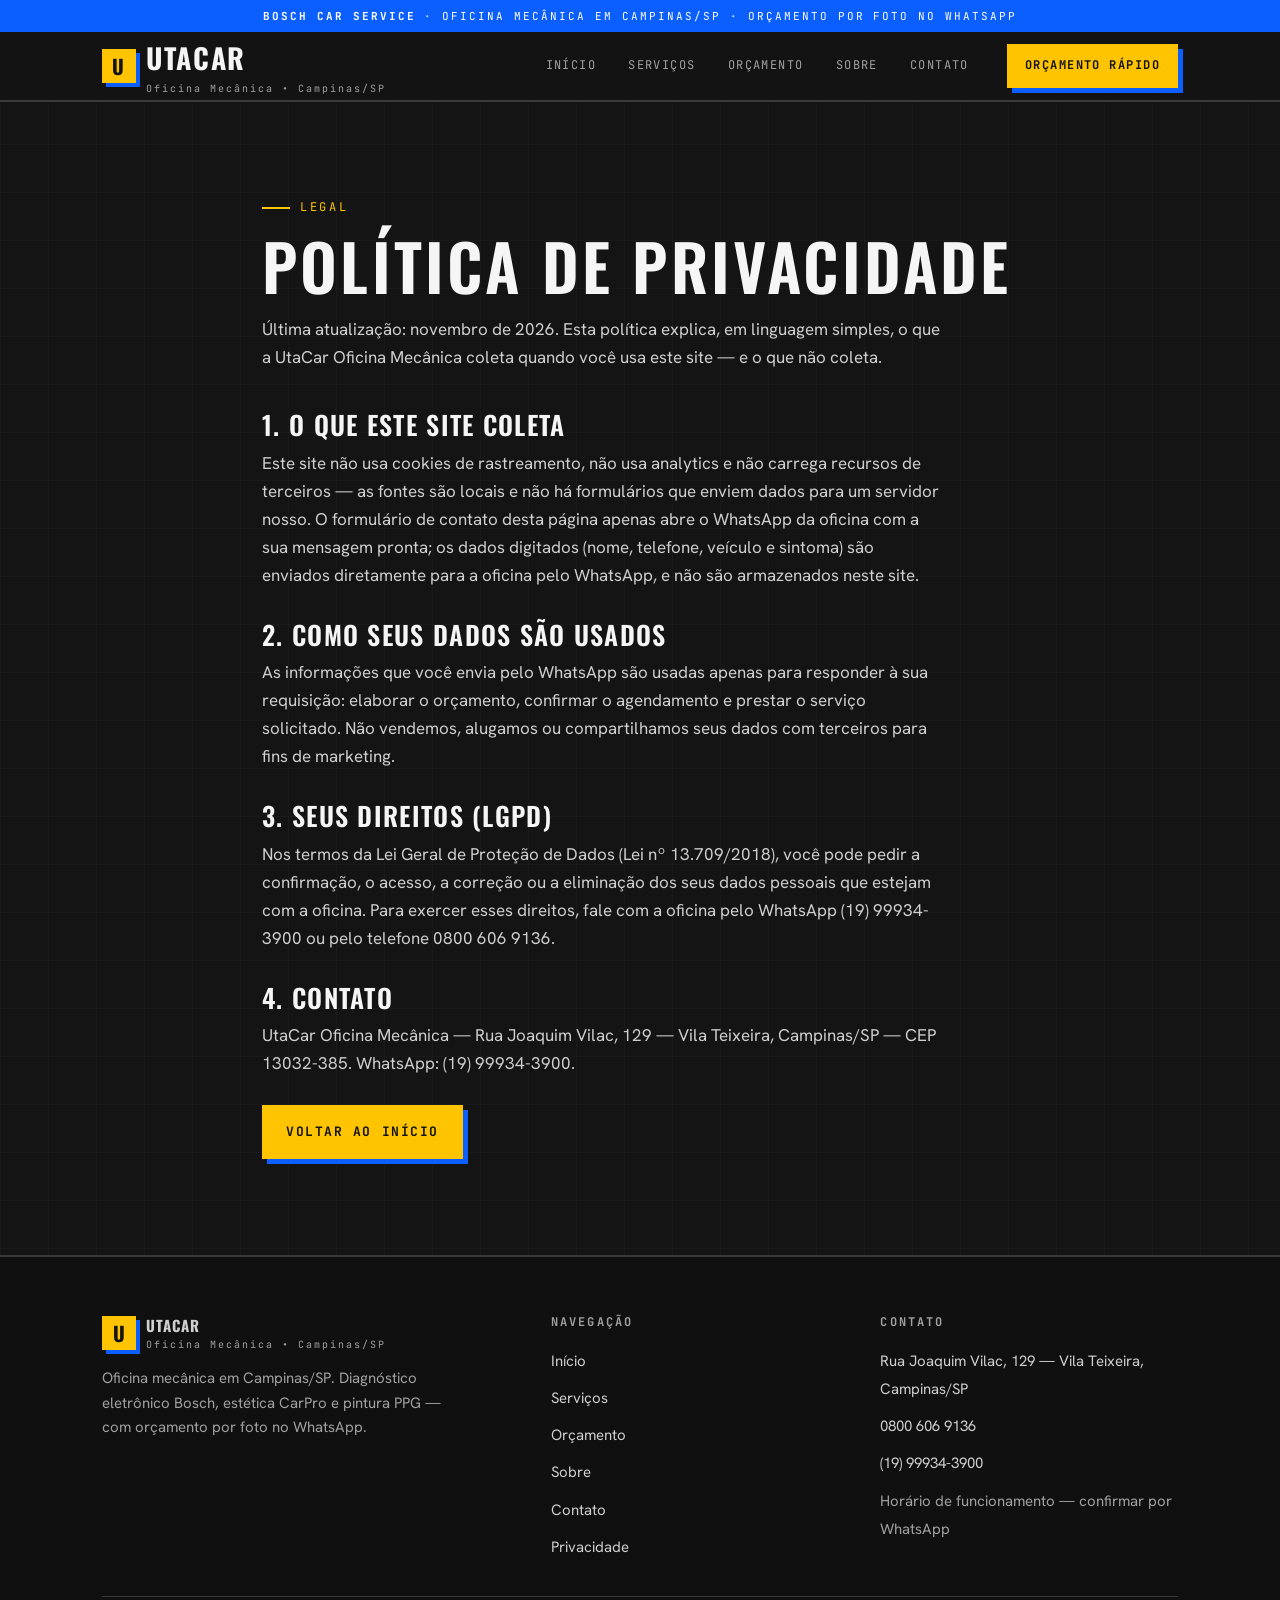
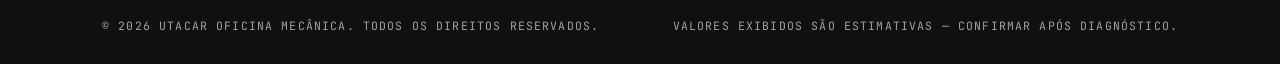
<file: privacidade.html>
<!DOCTYPE html>
<html lang="pt-BR">
<head>
<meta charset="UTF-8">
<meta name="viewport" content="width=device-width, initial-scale=1.0">
<title>Privacidade — UtaCar Oficina Mecânica | Campinas/SP</title>
<meta name="description" content="Política de Privacidade da UtaCar Oficina Mecânica: o que coletamos, por que coletamos e como seus dados são usados.">
<link rel="stylesheet" href="assets/css/style.css">
<link rel="icon" href="data:image/svg+xml,%3Csvg xmlns='http://www.w3.org/2000/svg' viewBox='0 0 32 32'%3E%3Crect width='32' height='32' fill='%23FFC400'/%3E%3Ctext x='16' y='23' font-family='Arial' font-weight='bold' font-size='20' text-anchor='middle' fill='%23141414'%3EU%3C/text%3E%3C/svg%3E">
</head>
<body>
<a class="skip" href="#conteudo">Pular para o conteúdo</a>
<div class="topstrip"><b>Bosch Car Service</b> · Oficina mecânica em Campinas/SP · Orçamento por foto no WhatsApp</div>
<header class="site">
  <div class="wrap nav">
    <a class="logo" href="index.html" aria-label="UtaCar — Início"><span class="mark" aria-hidden="true">U</span><span>UTACAR<small data-cfg="tagline">Oficina Mecânica • Campinas/SP</small></span></a>
    <button class="burger" type="button" aria-label="Abrir menu" aria-expanded="false">☰</button>
    <nav class="main" aria-label="Navegação principal">
      <a href="index.html">Início</a>
      <a href="servicos.html">Serviços</a>
      <a href="orcamento.html">Orçamento</a>
      <a href="sobre.html">Sobre</a>
      <a href="contato.html">Contato</a>
    </nav>
    <a class="btn btn-yellow btn-sm nav-cta" data-wa="Olá! Quero um orçamento por foto.">Orçamento rápido</a>
  </div>
</header>

<main id="conteudo">
  <section>
    <div class="wrap" style="max-width:820px">
      <p class="eyebrow">Legal</p>
      <h1 style="margin-top:14px">Política de Privacidade</h1>
      <p style="margin-top:16px;color:#cfcfcf">Última atualização: novembro de 2026. Esta política explica, em linguagem simples, o que a UtaCar Oficina Mecânica coleta quando você usa este site — e o que não coleta.</p>

      <h2 style="margin-top:40px;font-size:26px">1. O que este site coleta</h2>
      <p style="margin-top:10px;color:#cfcfcf">Este site não usa cookies de rastreamento, não usa analytics e não carrega recursos de terceiros — as fontes são locais e não há formulários que enviem dados para um servidor nosso. O formulário de contato desta página apenas abre o WhatsApp da oficina com a sua mensagem pronta; os dados digitados (nome, telefone, veículo e sintoma) são enviados diretamente para a oficina pelo WhatsApp, e não são armazenados neste site.</p>

      <h2 style="margin-top:32px;font-size:26px">2. Como seus dados são usados</h2>
      <p style="margin-top:10px;color:#cfcfcf">As informações que você envia pelo WhatsApp são usadas apenas para responder à sua requisição: elaborar o orçamento, confirmar o agendamento e prestar o serviço solicitado. Não vendemos, alugamos ou compartilhamos seus dados com terceiros para fins de marketing.</p>

      <h2 style="margin-top:32px;font-size:26px">3. Seus direitos (LGPD)</h2>
      <p style="margin-top:10px;color:#cfcfcf">Nos termos da Lei Geral de Proteção de Dados (Lei nº 13.709/2018), você pode pedir a confirmação, o acesso, a correção ou a eliminação dos seus dados pessoais que estejam com a oficina. Para exercer esses direitos, fale com a oficina pelo WhatsApp <span data-cfg="whatsappDisplay">(19) 99934-3900</span> ou pelo telefone <span data-cfg="phoneTollFree">0800 606 9136</span>.</p>

      <h2 style="margin-top:32px;font-size:26px">4. Contato</h2>
      <p style="margin-top:10px;color:#cfcfcf"><span data-cfg="name">UtaCar Oficina Mecânica</span> — <span data-cfg="address">Rua Joaquim Vilac, 129 — Vila Teixeira, Campinas/SP — CEP 13032-385</span>. WhatsApp: <span data-cfg="whatsappDisplay">(19) 99934-3900</span>.</p>
      <p style="margin-top:28px"><a class="btn btn-yellow" href="index.html">Voltar ao início</a></p>
    </div>
  </section>
</main>

<footer class="site">
  <div class="wrap">
    <div class="foot-grid">
      <div class="foot-brand">
        <a class="logo" href="index.html"><span class="mark" aria-hidden="true">U</span><span>UTACAR<small data-cfg="tagline">Oficina Mecânica • Campinas/SP</small></span></a>
        <p>Oficina mecânica em Campinas/SP. Diagnóstico eletrônico Bosch, estética CarPro e pintura PPG — com orçamento por foto no WhatsApp.</p>
      </div>
      <div>
        <h4>Navegação</h4>
        <ul>
          <li><a href="index.html">Início</a></li>
          <li><a href="servicos.html">Serviços</a></li>
          <li><a href="orcamento.html">Orçamento</a></li>
          <li><a href="sobre.html">Sobre</a></li>
          <li><a href="contato.html">Contato</a></li>
          <li><a href="privacidade.html">Privacidade</a></li>
        </ul>
      </div>
      <div>
        <h4>Contato</h4>
        <ul>
          <li><a href="contato.html" data-cfg="addressShort">Rua Joaquim Vilac, 129 — Vila Teixeira, Campinas/SP</a></li>
          <li><a data-cfg="telLink" href="tel:08006069136">0800 606 9136</a></li>
          <li><a data-wa="Olá! Quero um orçamento por foto." data-cfg="whatsappDisplay">(19) 99934-3900</a></li>
          <li><span style="color:var(--muted);font-size:15px" data-cfg="hours">Horário de funcionamento — confirmar por WhatsApp</span></li>
        </ul>
      </div>
    </div>
    <div class="foot-legal">
      <span>© <span data-cfg="year">2026</span> <span data-cfg="name">UtaCar Oficina Mecânica</span>. Todos os direitos reservados.</span>
      <span>Valores exibidos são estimativas — confirmar após diagnóstico.</span>
    </div>
  </div>
</footer>
<div class="sticky-cta"><a class="btn btn-green" data-wa="Olá! Quero um orçamento por foto.">WhatsApp — Orçamento por foto</a></div>
<script src="assets/js/site.js"></script>
</body>
</html>
</file>
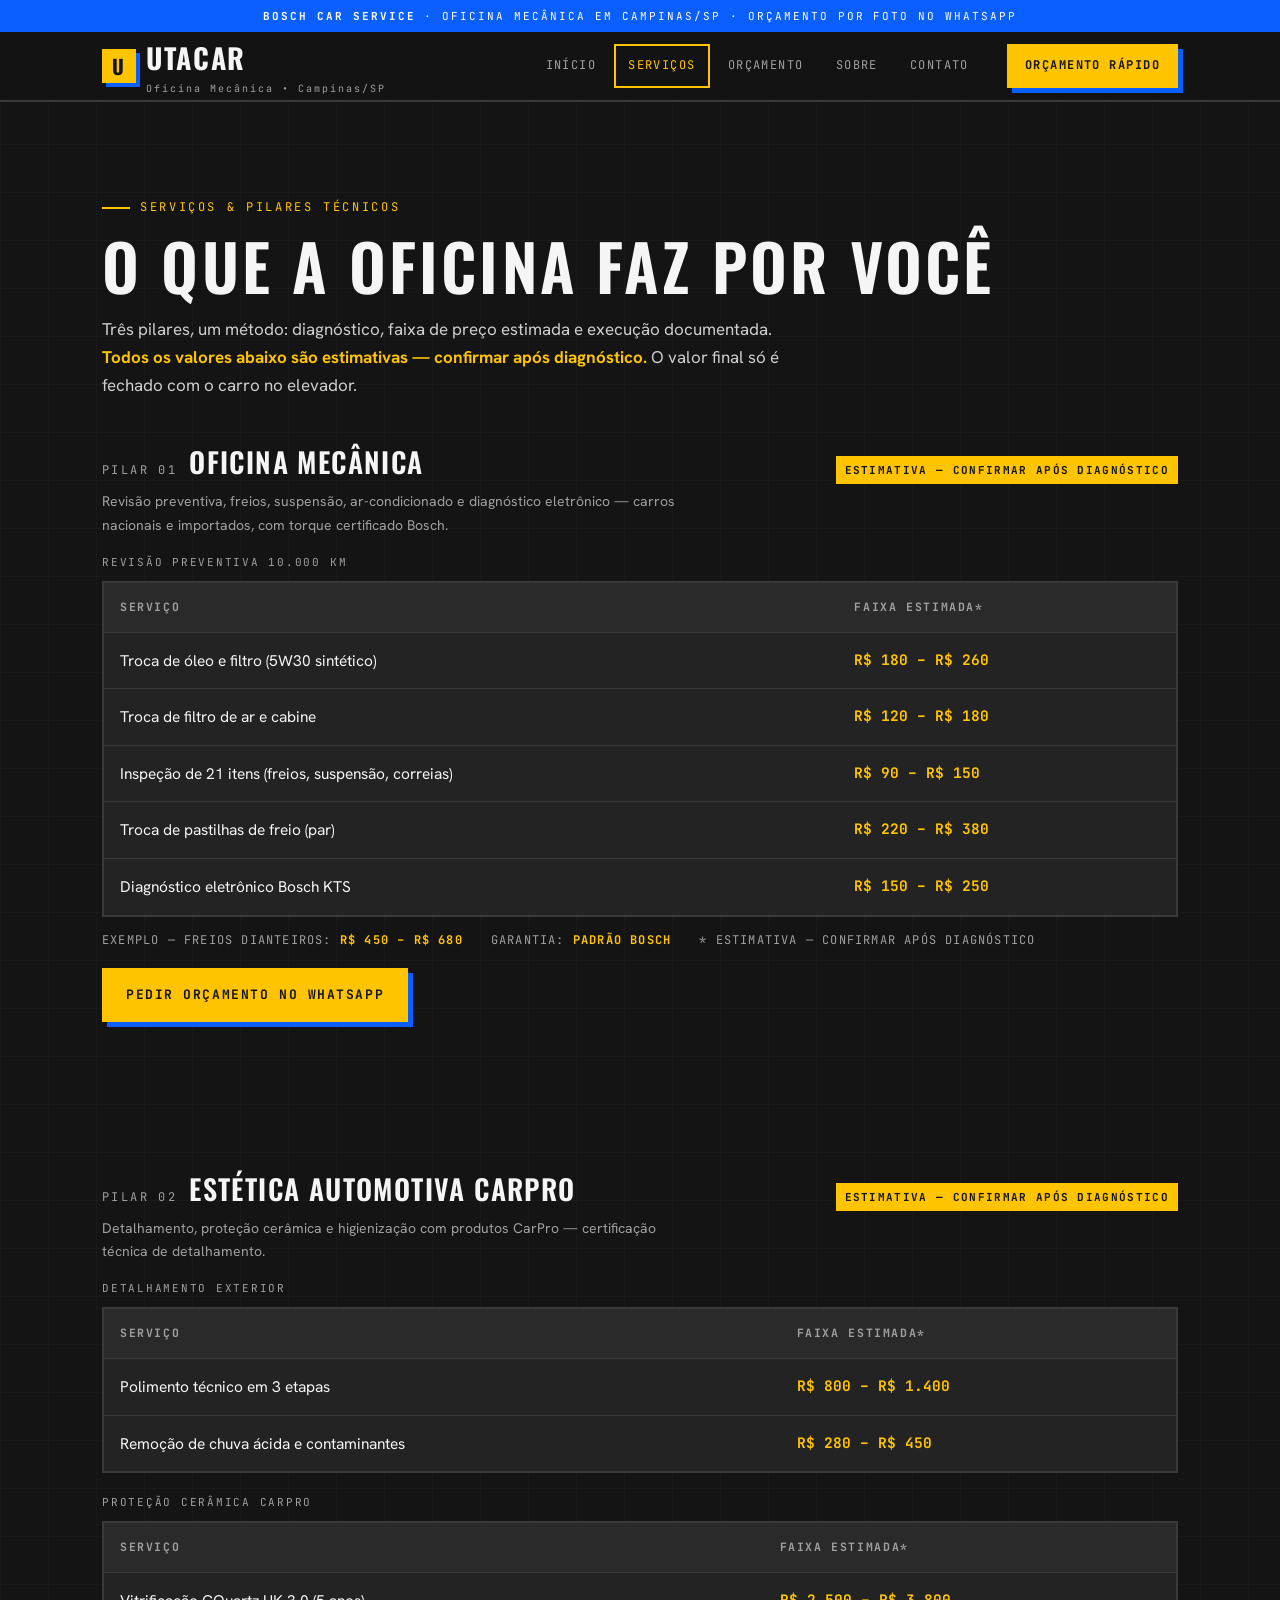
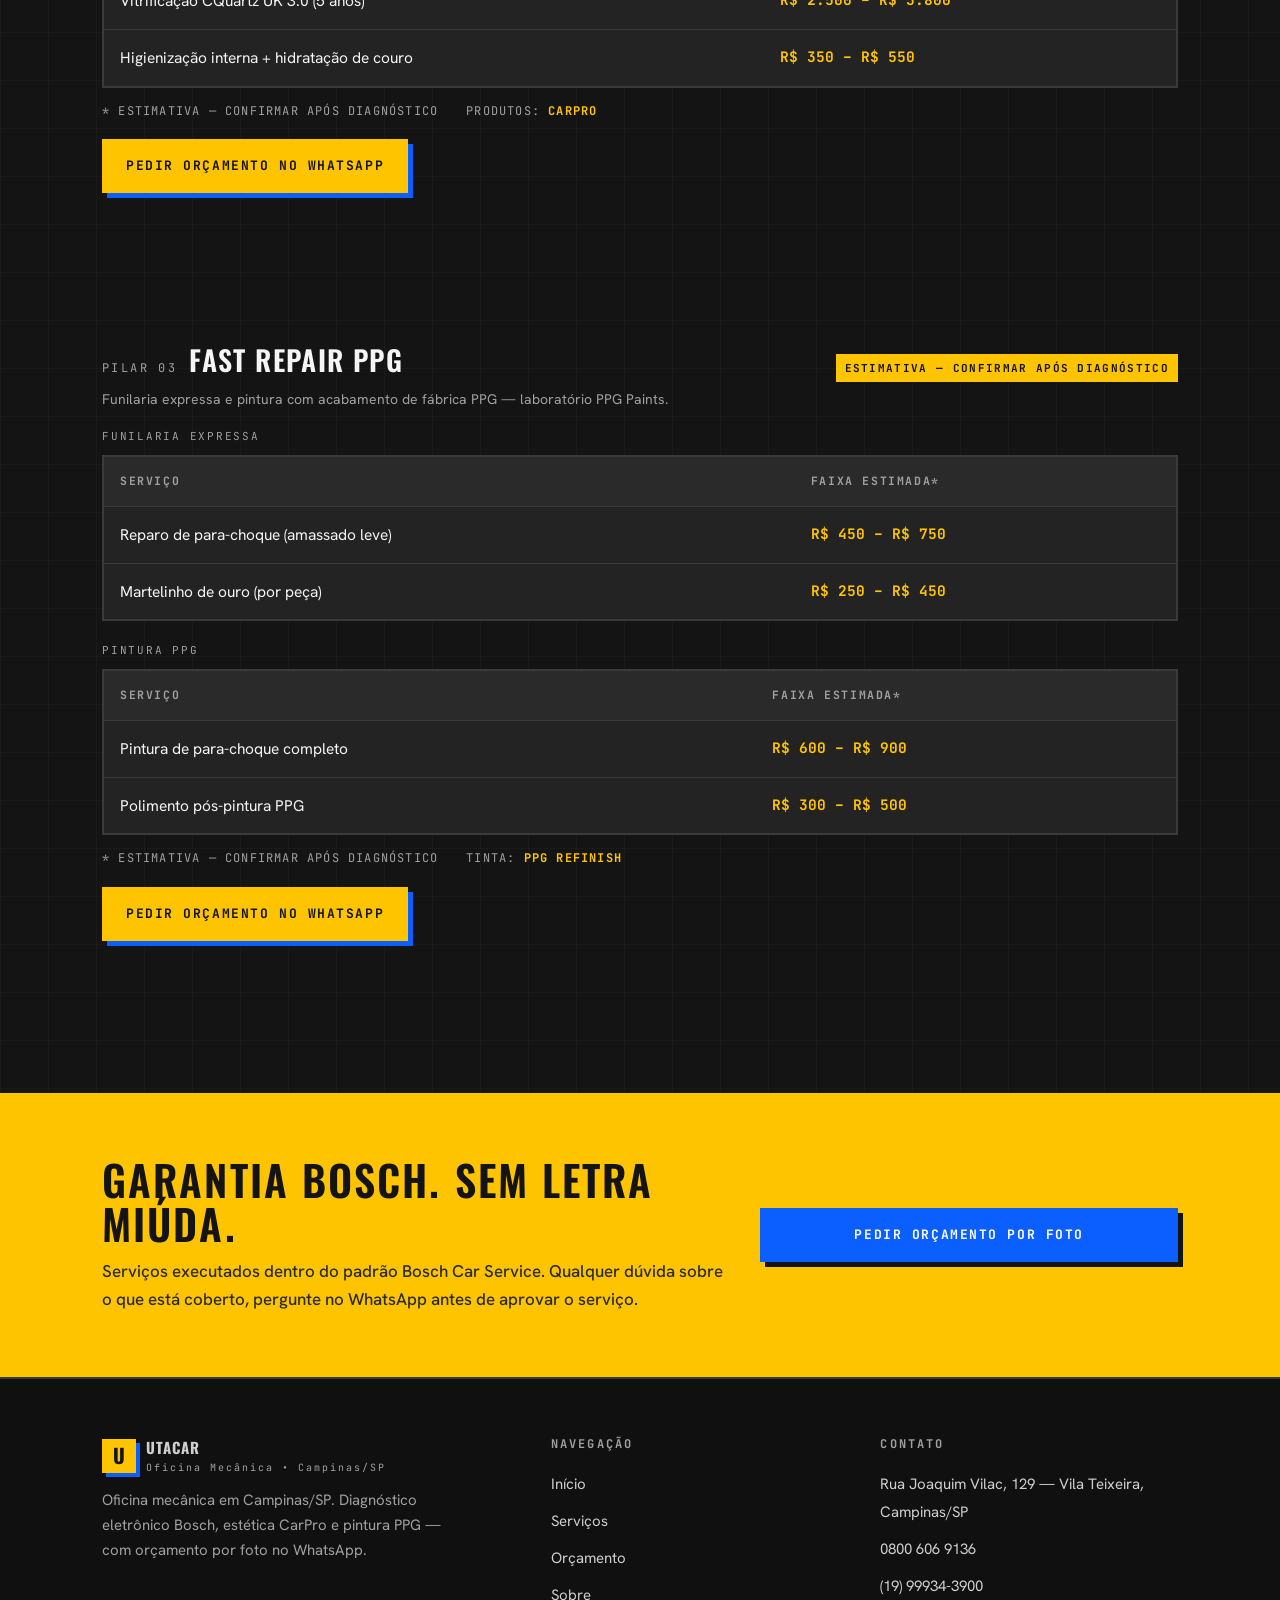
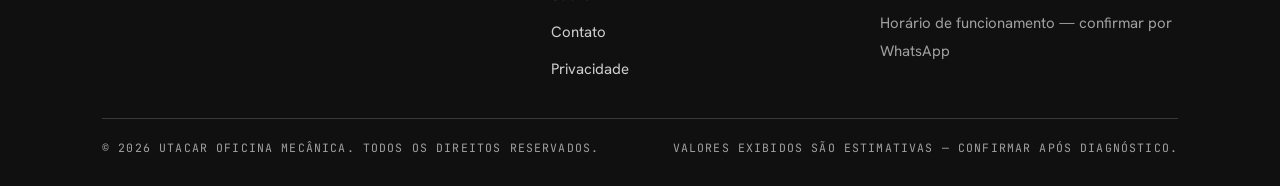
<file: servicos.html>
<!DOCTYPE html>
<html lang="pt-BR">
<head>
<meta charset="UTF-8">
<meta name="viewport" content="width=device-width, initial-scale=1.0">
<title>Serviços — UtaCar Oficina Mecânica | Campinas/SP</title>
<meta name="description" content="Mecânica e revisão, estética automotiva CarPro e funilaria e pintura PPG em Campinas/SP. Faixas de preço estimadas, confirmadas após diagnóstico.">
<meta property="og:title" content="Serviços — UtaCar Oficina Mecânica">
<link rel="stylesheet" href="assets/css/style.css">
<link rel="icon" href="data:image/svg+xml,%3Csvg xmlns='http://www.w3.org/2000/svg' viewBox='0 0 32 32'%3E%3Crect width='32' height='32' fill='%23FFC400'/%3E%3Ctext x='16' y='23' font-family='Arial' font-weight='bold' font-size='20' text-anchor='middle' fill='%23141414'%3EU%3C/text%3E%3C/svg%3E">
</head>
<body>
<a class="skip" href="#conteudo">Pular para o conteúdo</a>
<div class="topstrip"><b>Bosch Car Service</b> · Oficina mecânica em Campinas/SP · Orçamento por foto no WhatsApp</div>
<header class="site">
  <div class="wrap nav">
    <a class="logo" href="index.html" aria-label="UtaCar — Início"><span class="mark" aria-hidden="true">U</span><span>UTACAR<small data-cfg="tagline">Oficina Mecânica • Campinas/SP</small></span></a>
    <button class="burger" type="button" aria-label="Abrir menu" aria-expanded="false">☰</button>
    <nav class="main" aria-label="Navegação principal">
      <a href="index.html">Início</a>
      <a href="servicos.html" aria-current="page">Serviços</a>
      <a href="orcamento.html">Orçamento</a>
      <a href="sobre.html">Sobre</a>
      <a href="contato.html">Contato</a>
    </nav>
    <a class="btn btn-yellow btn-sm nav-cta" data-wa="Olá! Quero um orçamento por foto.">Orçamento rápido</a>
  </div>
</header>

<main id="conteudo">
  <section style="padding-bottom:24px">
    <div class="wrap">
      <p class="eyebrow">Serviços &amp; pilares técnicos</p>
      <h1 style="margin-top:14px">O que a oficina faz por você</h1>
      <p style="margin-top:16px;color:#cfcfcf">Três pilares, um método: diagnóstico, faixa de preço estimada e execução documentada. <strong style="color:var(--yellow)">Todos os valores abaixo são estimativas — confirmar após diagnóstico.</strong> O valor final só é fechado com o carro no elevador.</p>
    </div>
  </section>

  <!-- PILLAR 01 -->
  <section id="mecanica" style="padding-top:24px">
    <div class="wrap">
      <div class="tbl-block">
        <div class="tbl-head"><span class="kicker">Pilar 01</span><h3>Oficina mecânica</h3><span class="est">Estimativa — confirmar após diagnóstico</span></div>
        <p class="tbl-note">Revisão preventiva, freios, suspensão, ar-condicionado e diagnóstico eletrônico — carros nacionais e importados, com torque certificado Bosch.</p>
        <table>
          <caption>Revisão preventiva 10.000 km</caption>
          <thead><tr><th scope="col">Serviço</th><th scope="col">Faixa estimada*</th></tr></thead>
          <tbody>
            <tr><td>Troca de óleo e filtro (5W30 sintético)</td><td class="price">R$ 180 – R$ 260</td></tr>
            <tr><td>Troca de filtro de ar e cabine</td><td class="price">R$ 120 – R$ 180</td></tr>
            <tr><td>Inspeção de 21 itens (freios, suspensão, correias)</td><td class="price">R$ 90 – R$ 150</td></tr>
            <tr><td>Troca de pastilhas de freio (par)</td><td class="price">R$ 220 – R$ 380</td></tr>
            <tr><td>Diagnóstico eletrônico Bosch KTS</td><td class="price">R$ 150 – R$ 250</td></tr>
          </tbody>
        </table>
        <div class="tbl-foot"><span>Exemplo — freios dianteiros: <b>R$ 450 – R$ 680</b></span><span>Garantia: <b>padrão Bosch</b></span><span>* Estimativa — confirmar após diagnóstico</span></div>
        <p class="tbl-cta"><a class="btn btn-yellow" data-wa="Olá! Quero um orçamento de mecânica.">Pedir orçamento no WhatsApp</a></p>
      </div>
    </div>
  </section>

  <!-- PILLAR 02 -->
  <section id="estetica" style="padding-top:0">
    <div class="wrap">
      <div class="tbl-block">
        <div class="tbl-head"><span class="kicker">Pilar 02</span><h3>Estética automotiva CarPro</h3><span class="est">Estimativa — confirmar após diagnóstico</span></div>
        <p class="tbl-note">Detalhamento, proteção cerâmica e higienização com produtos CarPro — certificação técnica de detalhamento.</p>
        <table>
          <caption>Detalhamento exterior</caption>
          <thead><tr><th scope="col">Serviço</th><th scope="col">Faixa estimada*</th></tr></thead>
          <tbody>
            <tr><td>Polimento técnico em 3 etapas</td><td class="price">R$ 800 – R$ 1.400</td></tr>
            <tr><td>Remoção de chuva ácida e contaminantes</td><td class="price">R$ 280 – R$ 450</td></tr>
          </tbody>
        </table>
        <table style="margin-top:20px">
          <caption>Proteção cerâmica CarPro</caption>
          <thead><tr><th scope="col">Serviço</th><th scope="col">Faixa estimada*</th></tr></thead>
          <tbody>
            <tr><td>Vitrificação CQuartz UK 3.0 (5 anos)</td><td class="price">R$ 2.500 – R$ 3.800</td></tr>
            <tr><td>Higienização interna + hidratação de couro</td><td class="price">R$ 350 – R$ 550</td></tr>
          </tbody>
        </table>
        <div class="tbl-foot"><span>* Estimativa — confirmar após diagnóstico</span><span>Produtos: <b>CarPro</b></span></div>
        <p class="tbl-cta"><a class="btn btn-yellow" data-wa="Olá! Quero um orçamento de estética automotiva.">Pedir orçamento no WhatsApp</a></p>
      </div>
    </div>
  </section>

  <!-- PILLAR 03 -->
  <section id="funilaria" style="padding-top:0">
    <div class="wrap">
      <div class="tbl-block">
        <div class="tbl-head"><span class="kicker">Pilar 03</span><h3>Fast Repair PPG</h3><span class="est">Estimativa — confirmar após diagnóstico</span></div>
        <p class="tbl-note">Funilaria expressa e pintura com acabamento de fábrica PPG — laboratório PPG Paints.</p>
        <table>
          <caption>Funilaria expressa</caption>
          <thead><tr><th scope="col">Serviço</th><th scope="col">Faixa estimada*</th></tr></thead>
          <tbody>
            <tr><td>Reparo de para-choque (amassado leve)</td><td class="price">R$ 450 – R$ 750</td></tr>
            <tr><td>Martelinho de ouro (por peça)</td><td class="price">R$ 250 – R$ 450</td></tr>
          </tbody>
        </table>
        <table style="margin-top:20px">
          <caption>Pintura PPG</caption>
          <thead><tr><th scope="col">Serviço</th><th scope="col">Faixa estimada*</th></tr></thead>
          <tbody>
            <tr><td>Pintura de para-choque completo</td><td class="price">R$ 600 – R$ 900</td></tr>
            <tr><td>Polimento pós-pintura PPG</td><td class="price">R$ 300 – R$ 500</td></tr>
          </tbody>
        </table>
        <div class="tbl-foot"><span>* Estimativa — confirmar após diagnóstico</span><span>Tinta: <b>PPG Refinish</b></span></div>
        <p class="tbl-cta"><a class="btn btn-yellow" data-wa="Olá! Quero um orçamento de funilaria e pintura.">Pedir orçamento no WhatsApp</a></p>
      </div>
    </div>
  </section>

  <!-- GUARANTEE BAND -->
  <section class="band">
    <div class="wrap band-grid">
      <div>
        <h2>Garantia Bosch. Sem letra miúda.</h2>
        <p style="margin-top:12px">Serviços executados dentro do padrão Bosch Car Service. Qualquer dúvida sobre o que está coberto, pergunte no WhatsApp antes de aprovar o serviço.</p>
      </div>
      <div style="text-align:right">
        <a class="btn btn-blue btn-block" data-wa="Olá! Quero um orçamento por foto.">Pedir orçamento por foto</a>
      </div>
    </div>
  </section>
</main>

<footer class="site">
  <div class="wrap">
    <div class="foot-grid">
      <div class="foot-brand">
        <a class="logo" href="index.html"><span class="mark" aria-hidden="true">U</span><span>UTACAR<small data-cfg="tagline">Oficina Mecânica • Campinas/SP</small></span></a>
        <p>Oficina mecânica em Campinas/SP. Diagnóstico eletrônico Bosch, estética CarPro e pintura PPG — com orçamento por foto no WhatsApp.</p>
      </div>
      <div>
        <h4>Navegação</h4>
        <ul>
          <li><a href="index.html">Início</a></li>
          <li><a href="servicos.html">Serviços</a></li>
          <li><a href="orcamento.html">Orçamento</a></li>
          <li><a href="sobre.html">Sobre</a></li>
          <li><a href="contato.html">Contato</a></li>
          <li><a href="privacidade.html">Privacidade</a></li>
        </ul>
      </div>
      <div>
        <h4>Contato</h4>
        <ul>
          <li><a href="contato.html" data-cfg="addressShort">Rua Joaquim Vilac, 129 — Vila Teixeira, Campinas/SP</a></li>
          <li><a data-cfg="telLink" href="tel:08006069136">0800 606 9136</a></li>
          <li><a data-wa="Olá! Quero um orçamento por foto." data-cfg="whatsappDisplay">(19) 99934-3900</a></li>
          <li><span style="color:var(--muted);font-size:15px" data-cfg="hours">Horário de funcionamento — confirmar por WhatsApp</span></li>
        </ul>
      </div>
    </div>
    <div class="foot-legal">
      <span>© <span data-cfg="year">2026</span> <span data-cfg="name">UtaCar Oficina Mecânica</span>. Todos os direitos reservados.</span>
      <span>Valores exibidos são estimativas — confirmar após diagnóstico.</span>
    </div>
  </div>
</footer>
<div class="sticky-cta"><a class="btn btn-green" data-wa="Olá! Quero um orçamento por foto.">WhatsApp — Orçamento por foto</a></div>
<script src="assets/js/site.js"></script>
</body>
</html>
</file>
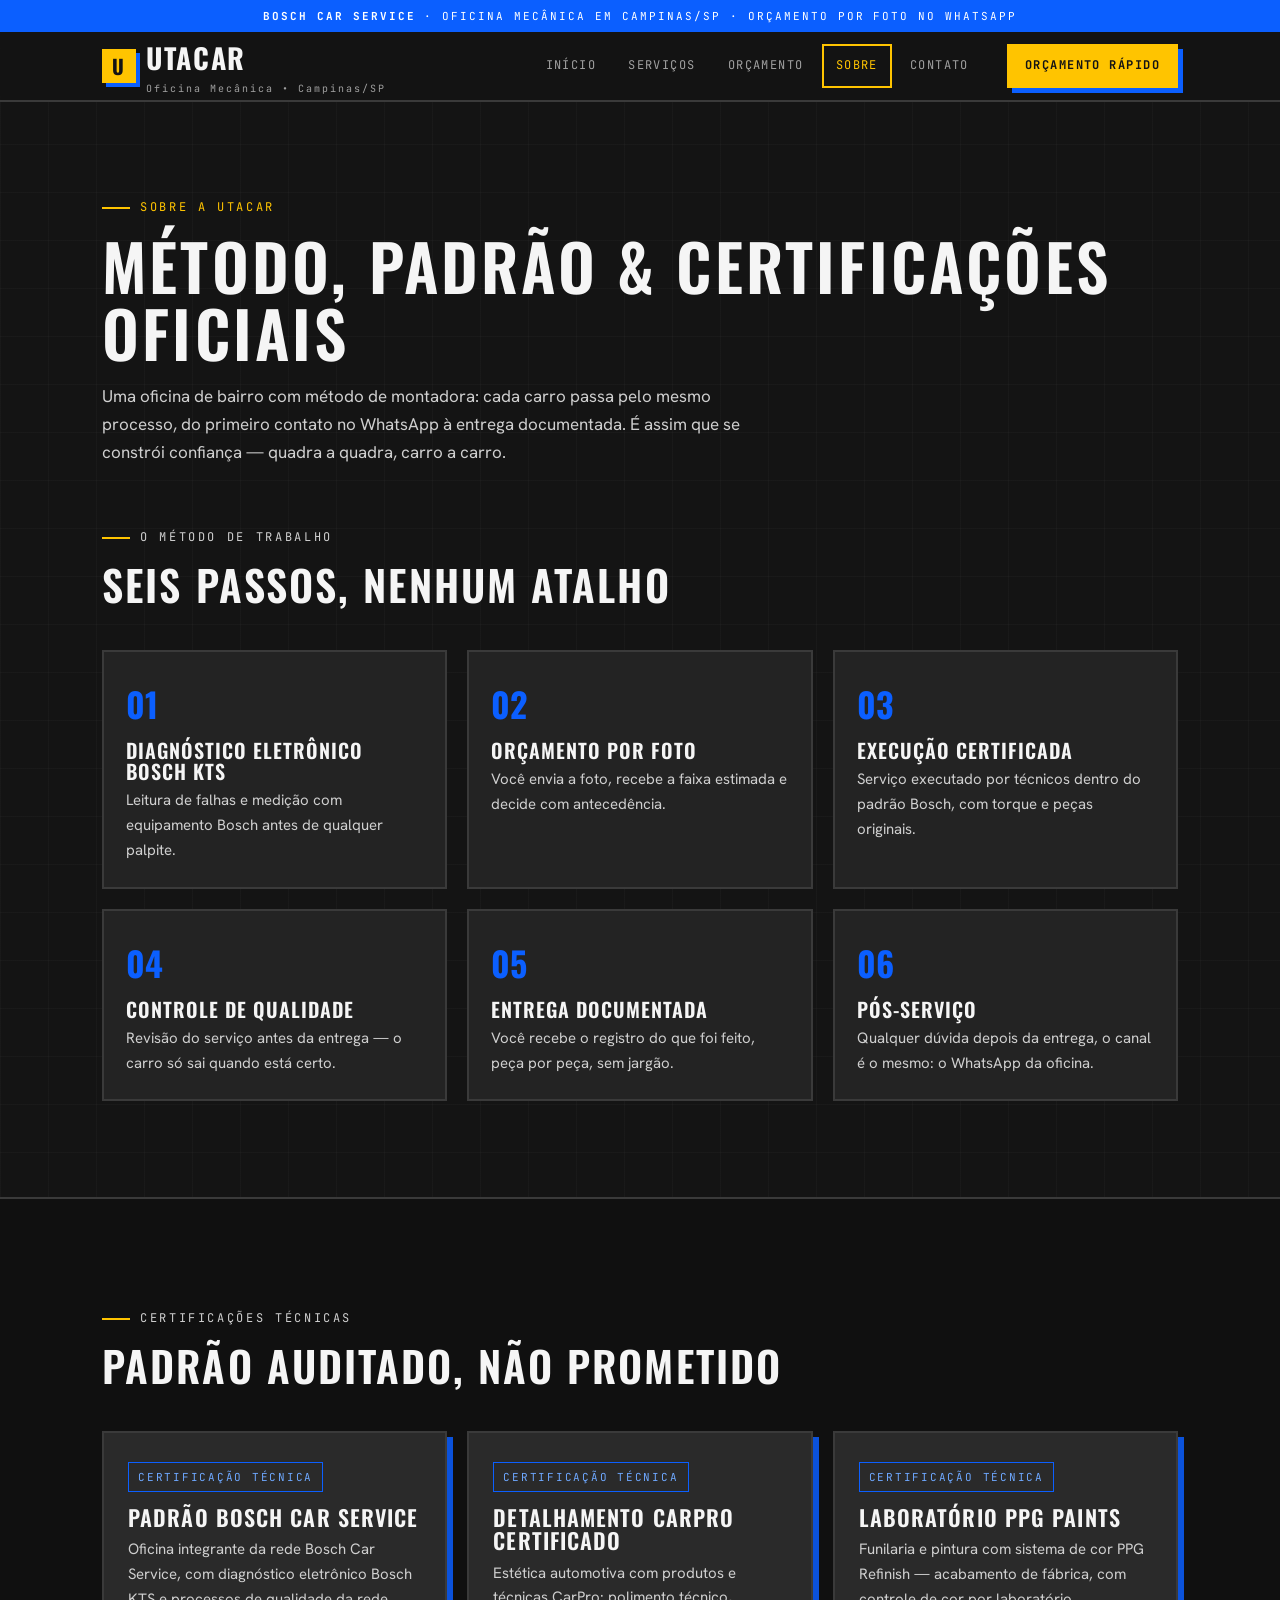
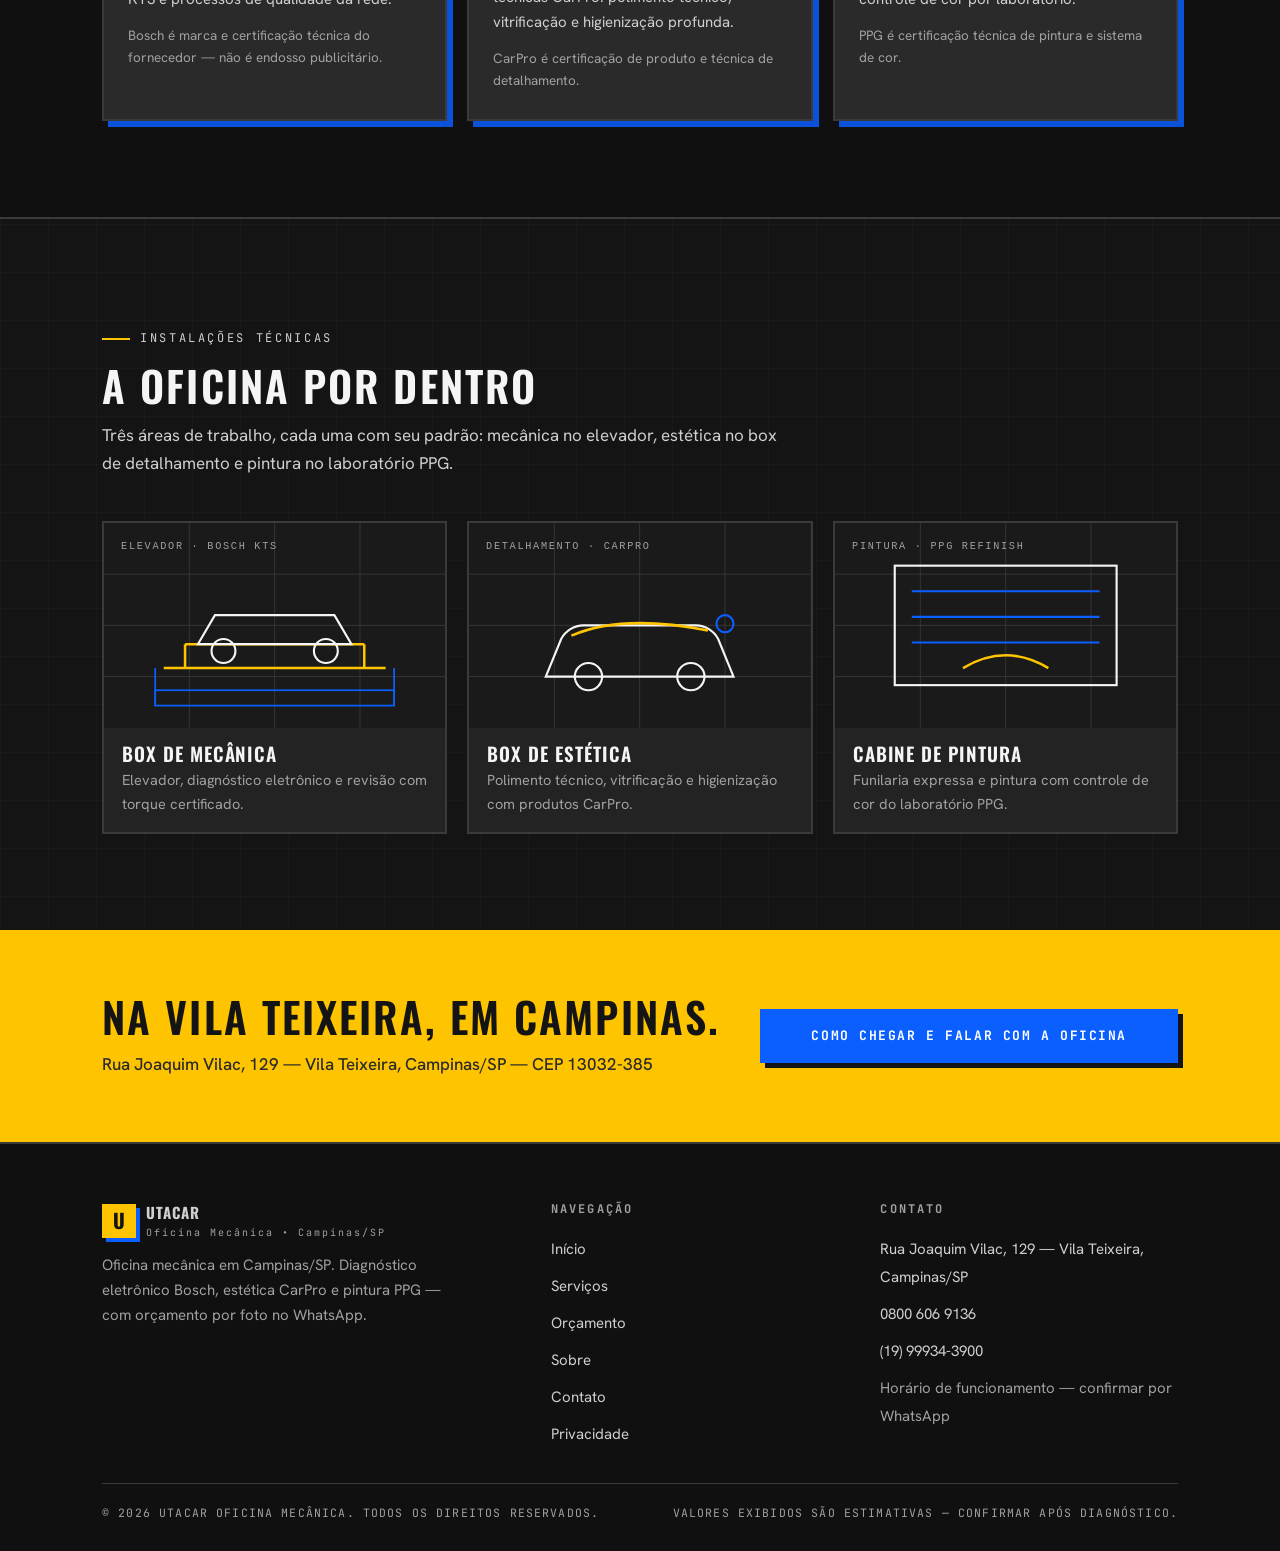
<file: sobre.html>
<!DOCTYPE html>
<html lang="pt-BR">
<head>
<meta charset="UTF-8">
<meta name="viewport" content="width=device-width, initial-scale=1.0">
<title>Sobre — UtaCar Oficina Mecânica | Campinas/SP</title>
<meta name="description" content="Método, padrão e certificações da UtaCar: diagnóstico eletrônico Bosch KTS, orçamento por foto, execução certificada e entrega documentada. Campinas/SP.">
<meta property="og:title" content="Sobre — UtaCar Oficina Mecânica">
<link rel="stylesheet" href="assets/css/style.css">
<link rel="icon" href="data:image/svg+xml,%3Csvg xmlns='http://www.w3.org/2000/svg' viewBox='0 0 32 32'%3E%3Crect width='32' height='32' fill='%23FFC400'/%3E%3Ctext x='16' y='23' font-family='Arial' font-weight='bold' font-size='20' text-anchor='middle' fill='%23141414'%3EU%3C/text%3E%3C/svg%3E">
</head>
<body>
<a class="skip" href="#conteudo">Pular para o conteúdo</a>
<div class="topstrip"><b>Bosch Car Service</b> · Oficina mecânica em Campinas/SP · Orçamento por foto no WhatsApp</div>
<header class="site">
  <div class="wrap nav">
    <a class="logo" href="index.html" aria-label="UtaCar — Início"><span class="mark" aria-hidden="true">U</span><span>UTACAR<small data-cfg="tagline">Oficina Mecânica • Campinas/SP</small></span></a>
    <button class="burger" type="button" aria-label="Abrir menu" aria-expanded="false">☰</button>
    <nav class="main" aria-label="Navegação principal">
      <a href="index.html">Início</a>
      <a href="servicos.html">Serviços</a>
      <a href="orcamento.html">Orçamento</a>
      <a href="sobre.html" aria-current="page">Sobre</a>
      <a href="contato.html">Contato</a>
    </nav>
    <a class="btn btn-yellow btn-sm nav-cta" data-wa="Olá! Quero um orçamento por foto.">Orçamento rápido</a>
  </div>
</header>

<main id="conteudo">
  <section style="padding-bottom:24px">
    <div class="wrap">
      <p class="eyebrow">Sobre a UtaCar</p>
      <h1 style="margin-top:14px">Método, padrão &amp; certificações oficiais</h1>
      <p style="margin-top:16px;color:#cfcfcf">Uma oficina de bairro com método de montadora: cada carro passa pelo mesmo processo, do primeiro contato no WhatsApp à entrega documentada. É assim que se constrói confiança — quadra a quadra, carro a carro.</p>
    </div>
  </section>

  <!-- METHOD -->
  <section style="padding-top:24px">
    <div class="wrap">
      <div class="sec-head">
        <p class="eyebrow">O método de trabalho</p>
        <h2>Seis passos, nenhum atalho</h2>
      </div>
      <div class="method">
        <article class="method-item"><span class="num">01</span><h3>Diagnóstico eletrônico Bosch KTS</h3><p>Leitura de falhas e medição com equipamento Bosch antes de qualquer palpite.</p></article>
        <article class="method-item"><span class="num">02</span><h3>Orçamento por foto</h3><p>Você envia a foto, recebe a faixa estimada e decide com antecedência.</p></article>
        <article class="method-item"><span class="num">03</span><h3>Execução certificada</h3><p>Serviço executado por técnicos dentro do padrão Bosch, com torque e peças originais.</p></article>
        <article class="method-item"><span class="num">04</span><h3>Controle de qualidade</h3><p>Revisão do serviço antes da entrega — o carro só sai quando está certo.</p></article>
        <article class="method-item"><span class="num">05</span><h3>Entrega documentada</h3><p>Você recebe o registro do que foi feito, peça por peça, sem jargão.</p></article>
        <article class="method-item"><span class="num">06</span><h3>Pós-serviço</h3><p>Qualquer dúvida depois da entrega, o canal é o mesmo: o WhatsApp da oficina.</p></article>
      </div>
    </div>
  </section>

  <!-- CERTIFICATIONS -->
  <section style="background:#101010;border-top:2px solid var(--line);border-bottom:2px solid var(--line)">
    <div class="wrap">
      <div class="sec-head">
        <p class="eyebrow">Certificações técnicas</p>
        <h2>Padrão auditado, não prometido</h2>
      </div>
      <div class="cert-grid">
        <article class="cert">
          <span class="badge">Certificação técnica</span>
          <h3>Padrão Bosch Car Service</h3>
          <p>Oficina integrante da rede Bosch Car Service, com diagnóstico eletrônico Bosch KTS e processos de qualidade da rede.</p>
          <p class="fine">Bosch é marca e certificação técnica do fornecedor — não é endosso publicitário.</p>
        </article>
        <article class="cert">
          <span class="badge">Certificação técnica</span>
          <h3>Detalhamento CarPro certificado</h3>
          <p>Estética automotiva com produtos e técnicas CarPro: polimento técnico, vitrificação e higienização profunda.</p>
          <p class="fine">CarPro é certificação de produto e técnica de detalhamento.</p>
        </article>
        <article class="cert">
          <span class="badge">Certificação técnica</span>
          <h3>Laboratório PPG Paints</h3>
          <p>Funilaria e pintura com sistema de cor PPG Refinish — acabamento de fábrica, com controle de cor por laboratório.</p>
          <p class="fine">PPG é certificação técnica de pintura e sistema de cor.</p>
        </article>
      </div>
    </div>
  </section>

  <!-- FACILITIES (blueprint SVG panels — no stock photos) -->
  <section>
    <div class="wrap">
      <div class="sec-head">
        <p class="eyebrow">Instalações técnicas</p>
        <h2>A oficina por dentro</h2>
        <p>Três áreas de trabalho, cada uma com seu padrão: mecânica no elevador, estética no box de detalhamento e pintura no laboratório PPG.</p>
      </div>
      <div class="facility">
        <article class="fac-card">
          <svg viewBox="0 0 400 240" role="img" aria-label="Ilustração técnica: carro no elevador da oficina">
            <rect width="400" height="240" fill="#1a1a1a"/>
            <g stroke="#3a3a3a" stroke-width="1"><line x1="0" y1="60" x2="400" y2="60"/><line x1="0" y1="120" x2="400" y2="120"/><line x1="0" y1="180" x2="400" y2="180"/><line x1="100" y1="0" x2="100" y2="240"/><line x1="200" y1="0" x2="200" y2="240"/><line x1="300" y1="0" x2="300" y2="240"/></g>
            <g fill="none" stroke="#FFC400" stroke-width="3">
              <path d="M70 170 h260 M95 170 v-28 M305 170 v-28 M95 142 h210"/>
              <path d="M110 142 l20 -34 h140 l20 34 z" stroke="#F5F5F5" stroke-width="2.5"/>
              <circle cx="140" cy="150" r="14" stroke="#F5F5F5" stroke-width="2.5"/><circle cx="260" cy="150" r="14" stroke="#F5F5F5" stroke-width="2.5"/>
            </g>
            <g stroke="#0B5FFF" stroke-width="2" fill="none"><rect x="60" y="196" width="280" height="18"/><line x1="60" y1="214" x2="60" y2="170"/><line x1="340" y1="214" x2="340" y2="170"/></g>
            <text x="20" y="30" fill="#A0A0A0" font-family="monospace" font-size="12" letter-spacing="2">ELEVADOR · BOSCH KTS</text>
          </svg>
          <div class="cap"><h3>Box de mecânica</h3><p>Elevador, diagnóstico eletrônico e revisão com torque certificado.</p></div>
        </article>
        <article class="fac-card">
          <svg viewBox="0 0 400 240" role="img" aria-label="Ilustração técnica: box de detalhamento com polimento">
            <rect width="400" height="240" fill="#1a1a1a"/>
            <g stroke="#3a3a3a" stroke-width="1"><line x1="0" y1="60" x2="400" y2="60"/><line x1="0" y1="120" x2="400" y2="120"/><line x1="0" y1="180" x2="400" y2="180"/><line x1="100" y1="0" x2="100" y2="240"/><line x1="200" y1="0" x2="200" y2="240"/><line x1="300" y1="0" x2="300" y2="240"/></g>
            <g fill="none" stroke="#F5F5F5" stroke-width="2.5">
              <path d="M90 180 h220 l-18 -44 a30 30 0 0 0 -26 -16 h-132 a30 30 0 0 0 -26 16 z"/>
              <circle cx="140" cy="180" r="16"/><circle cx="260" cy="180" r="16"/>
            </g>
            <path d="M120 132 q60 -26 160 -6" fill="none" stroke="#FFC400" stroke-width="3"/>
            <circle cx="300" cy="118" r="10" fill="none" stroke="#0B5FFF" stroke-width="2.5"/>
            <text x="20" y="30" fill="#A0A0A0" font-family="monospace" font-size="12" letter-spacing="2">DETALHAMENTO · CARPRO</text>
          </svg>
          <div class="cap"><h3>Box de estética</h3><p>Polimento técnico, vitrificação e higienização com produtos CarPro.</p></div>
        </article>
        <article class="fac-card">
          <svg viewBox="0 0 400 240" role="img" aria-label="Ilustração técnica: cabine de pintura PPG">
            <rect width="400" height="240" fill="#1a1a1a"/>
            <g stroke="#3a3a3a" stroke-width="1"><line x1="0" y1="60" x2="400" y2="60"/><line x1="0" y1="120" x2="400" y2="120"/><line x1="0" y1="180" x2="400" y2="180"/><line x1="100" y1="0" x2="100" y2="240"/><line x1="200" y1="0" x2="200" y2="240"/><line x1="300" y1="0" x2="300" y2="240"/></g>
            <rect x="70" y="50" width="260" height="140" fill="none" stroke="#F5F5F5" stroke-width="2.5"/>
            <g fill="none" stroke="#0B5FFF" stroke-width="2.5"><line x1="90" y1="80" x2="310" y2="80"/><line x1="90" y1="110" x2="310" y2="110"/><line x1="90" y1="140" x2="310" y2="140"/></g>
            <path d="M150 170 q50 -30 100 0" fill="none" stroke="#FFC400" stroke-width="3"/>
            <text x="20" y="30" fill="#A0A0A0" font-family="monospace" font-size="12" letter-spacing="2">PINTURA · PPG REFINISH</text>
          </svg>
          <div class="cap"><h3>Cabine de pintura</h3><p>Funilaria expressa e pintura com controle de cor do laboratório PPG.</p></div>
        </article>
      </div>
    </div>
  </section>

  <!-- LOCATION STRIP -->
  <section class="band">
    <div class="wrap band-grid">
      <div>
        <h2>Na Vila Teixeira, em Campinas.</h2>
        <p style="margin-top:12px" data-cfg="address">Rua Joaquim Vilac, 129 — Vila Teixeira, Campinas/SP — CEP 13032-385</p>
      </div>
      <div style="text-align:right">
        <a class="btn btn-blue btn-block" href="contato.html">Como chegar e falar com a oficina</a>
      </div>
    </div>
  </section>
</main>

<footer class="site">
  <div class="wrap">
    <div class="foot-grid">
      <div class="foot-brand">
        <a class="logo" href="index.html"><span class="mark" aria-hidden="true">U</span><span>UTACAR<small data-cfg="tagline">Oficina Mecânica • Campinas/SP</small></span></a>
        <p>Oficina mecânica em Campinas/SP. Diagnóstico eletrônico Bosch, estética CarPro e pintura PPG — com orçamento por foto no WhatsApp.</p>
      </div>
      <div>
        <h4>Navegação</h4>
        <ul>
          <li><a href="index.html">Início</a></li>
          <li><a href="servicos.html">Serviços</a></li>
          <li><a href="orcamento.html">Orçamento</a></li>
          <li><a href="sobre.html">Sobre</a></li>
          <li><a href="contato.html">Contato</a></li>
          <li><a href="privacidade.html">Privacidade</a></li>
        </ul>
      </div>
      <div>
        <h4>Contato</h4>
        <ul>
          <li><a href="contato.html" data-cfg="addressShort">Rua Joaquim Vilac, 129 — Vila Teixeira, Campinas/SP</a></li>
          <li><a data-cfg="telLink" href="tel:08006069136">0800 606 9136</a></li>
          <li><a data-wa="Olá! Quero um orçamento por foto." data-cfg="whatsappDisplay">(19) 99934-3900</a></li>
          <li><span style="color:var(--muted);font-size:15px" data-cfg="hours">Horário de funcionamento — confirmar por WhatsApp</span></li>
        </ul>
      </div>
    </div>
    <div class="foot-legal">
      <span>© <span data-cfg="year">2026</span> <span data-cfg="name">UtaCar Oficina Mecânica</span>. Todos os direitos reservados.</span>
      <span>Valores exibidos são estimativas — confirmar após diagnóstico.</span>
    </div>
  </div>
</footer>
<div class="sticky-cta"><a class="btn btn-green" data-wa="Olá! Quero um orçamento por foto.">WhatsApp — Orçamento por foto</a></div>
<script src="assets/js/site.js"></script>
</body>
</html>
</file>
<file: assets/css/style.css>
/* UtaCar Oficina Mecânica — "Industrial Diagnostic Spec"
   Tokens from Stitch design system. Dark industrial, sharp corners,
   blueprint grid, Oswald display / Hanken Grotesk body / JetBrains Mono labels.
   Zero external requests: local woff2 fonts only. */
@import url("../fonts/fonts.css");

:root{
  --bg:#141414; --surface:#232323; --panel:#2a2a2a;
  --blue:#0b5fff; --yellow:#ffc400;
  --ink:#f5f5f5; --muted:#a0a0a0; --line:#3a3a3a;
  --ok:#2ecc71; --err:#ff3b30;
  --display:"Oswald", "Arial Narrow", sans-serif;
  --body:"Hanken Grotesk", system-ui, sans-serif;
  --mono:"JetBrains Mono", ui-monospace, monospace;
  --wrap:1140px;
  --pad:clamp(16px,4vw,32px);
}
*{box-sizing:border-box;margin:0;padding:0}
html{scroll-behavior:smooth}
body{
  background:var(--bg); color:var(--ink); font-family:var(--body);
  font-size:17px; line-height:1.65; -webkit-font-smoothing:antialiased;
  background-image:
    linear-gradient(rgba(245,245,245,.028) 1px, transparent 1px),
    linear-gradient(90deg, rgba(245,245,245,.028) 1px, transparent 1px);
  background-size:48px 48px;
}
::selection{background:var(--yellow); color:#141414}
a{color:inherit}
img,svg{display:block;max-width:100%}
h1,h2,h3,.display{
  font-family:var(--display); text-transform:uppercase;
  letter-spacing:.05em; line-height:1.05; font-weight:600;
}
h1{font-size:clamp(38px,6vw,64px)}
h2{font-size:clamp(28px,4vw,42px)}
h3{font-size:clamp(20px,2.4vw,26px)}
p{max-width:68ch}
.mono{font-family:var(--mono); font-size:12px; letter-spacing:.14em; text-transform:uppercase}
.muted{color:var(--muted)}
.eyebrow{
  font-family:var(--mono); font-size:12px; letter-spacing:.22em; text-transform:uppercase;
  color:var(--yellow); display:flex; align-items:center; gap:10px;
}
.eyebrow::before{content:""; width:28px; height:2px; background:var(--yellow)}
.wrap{max-width:var(--wrap); margin:0 auto; padding-left:var(--pad); padding-right:var(--pad)}
section{padding:clamp(56px,8vw,96px) 0}
:focus-visible{outline:3px solid var(--yellow); outline-offset:2px}
.skip{position:absolute; left:-9999px; top:0; background:var(--yellow); color:#141414; padding:10px 16px; font-family:var(--mono); font-size:13px; z-index:200}
.skip:focus{left:8px; top:8px}

/* ---------- header ---------- */
.topstrip{
  background:var(--blue); color:#fff; font-family:var(--mono);
  font-size:11px; letter-spacing:.18em; text-transform:uppercase;
  text-align:center; padding:7px 12px;
}
.topstrip b{font-weight:700}
header.site{
  position:sticky; top:0; z-index:100;
  background:rgba(20,20,20,.96); border-bottom:2px solid var(--line);
  backdrop-filter:blur(6px);
}
.nav{display:flex; align-items:center; gap:24px; height:68px}
.logo{
  font-family:var(--display); font-weight:700; font-size:28px; letter-spacing:.06em;
  text-decoration:none; color:var(--ink); display:flex; align-items:center; gap:10px; flex:none;
}
.logo .mark{
  width:34px; height:34px; background:var(--yellow); color:#141414;
  display:grid; place-items:center; font-size:20px; font-weight:700;
  box-shadow:4px 4px 0 var(--blue);
}
.logo small{font-family:var(--mono); font-size:10px; letter-spacing:.2em; color:var(--muted); display:block; font-weight:400}
nav.main{margin-left:auto; display:flex; gap:4px}
nav.main a{
  font-family:var(--mono); font-size:12px; letter-spacing:.12em; text-transform:uppercase;
  text-decoration:none; color:var(--muted); padding:10px 12px; border:2px solid transparent;
}
nav.main a:hover{color:var(--ink); border-color:var(--line)}
nav.main a[aria-current="page"]{color:var(--yellow); border-color:var(--yellow)}
.btn{
  display:inline-flex; align-items:center; justify-content:center; gap:8px;
  font-family:var(--mono); font-size:13px; font-weight:700; letter-spacing:.12em; text-transform:uppercase;
  text-decoration:none; cursor:pointer; border:2px solid transparent;
  padding:14px 22px; min-height:48px; transition:transform .15s ease, box-shadow .15s ease, background .15s ease;
}
.btn:hover{transform:translate(-2px,-2px)}
.btn:active{transform:translate(0,0)}
.btn-yellow{background:var(--yellow); color:#141414; box-shadow:5px 5px 0 var(--blue)}
.btn-yellow:hover{box-shadow:7px 7px 0 var(--blue)}
.btn-outline{background:transparent; color:var(--ink); border-color:var(--ink)}
.btn-blue{background:var(--blue); color:#fff; box-shadow:5px 5px 0 var(--yellow)}
.btn-green{background:#25d366; color:#0b2e16; box-shadow:5px 5px 0 var(--blue)}
.btn-sm{padding:10px 16px; min-height:44px; font-size:12px}
.btn-block{width:100%}
.nav-cta{flex:none}
.burger{display:none; margin-left:auto; background:none; border:2px solid var(--line); color:var(--ink); width:48px; height:48px; font-size:22px; cursor:pointer}

/* ---------- hero ---------- */
.hero{padding:clamp(48px,7vw,88px) 0 clamp(48px,6vw,72px); position:relative; overflow:hidden}
.hero-grid{display:grid; grid-template-columns:1.05fr .95fr; gap:clamp(28px,4vw,56px); align-items:start}
.hero h1{margin:18px 0 20px}
.hero h1 .hl-y{color:var(--yellow)}
.hero h1 .hl-b{color:#6ea8ff}
.hero .lede{font-size:clamp(17px,2vw,19px); color:#d8d8d8; max-width:52ch}
.hero-ctas{display:flex; flex-wrap:wrap; gap:14px; margin-top:28px}
.hero-note{margin-top:18px; font-family:var(--mono); font-size:12px; letter-spacing:.1em; color:var(--muted); text-transform:uppercase}
.hero-note b{color:var(--yellow)}

/* scan-line sweep over the hero visual */
.scan{position:relative; overflow:hidden}
.scan::after{
  content:""; position:absolute; left:0; right:0; height:3px; z-index:5; pointer-events:none;
  background:linear-gradient(90deg, transparent, var(--yellow) 30%, var(--yellow) 70%, transparent);
  box-shadow:0 0 18px 2px rgba(255,196,0,.55);
  animation:scan 5.5s linear infinite;
}
@keyframes scan{0%{top:-4px}100%{top:102%}}
@media (prefers-reduced-motion: reduce){
  .scan::after{animation:none; top:50%}
  *{animation-duration:.01ms !important; transition-duration:.01ms !important}
}

/* ---------- chat / bot mock ---------- */
.chat{
  background:var(--surface); border:2px solid var(--line);
  box-shadow:8px 8px 0 rgba(11,95,255,.9);
}
.chat-head{
  display:flex; align-items:center; gap:12px; padding:14px 16px;
  background:var(--panel); border-bottom:2px solid var(--line); flex-wrap:wrap;
}
.chat-avatar{
  width:42px; height:42px; flex:none; background:var(--yellow); color:#141414;
  display:grid; place-items:center; font-family:var(--display); font-weight:700; font-size:20px;
}
.chat-head .who{font-family:var(--display); font-size:18px; letter-spacing:.06em; text-transform:uppercase}
.chat-head .status{font-family:var(--mono); font-size:11px; letter-spacing:.14em; color:var(--ok); text-transform:uppercase; display:flex; align-items:center; gap:6px; white-space:nowrap}
.chat-head .status::before{content:""; width:8px; height:8px; background:var(--ok); border-radius:50%}
.chat-head .step-pill{margin-left:auto; font-family:var(--mono); font-size:11px; letter-spacing:.1em; color:var(--yellow); border:1px solid var(--yellow); padding:5px 8px; white-space:nowrap}
.chat-body{padding:18px 16px; display:flex; flex-direction:column; gap:10px; min-height:280px; max-height:460px; overflow-y:auto}
.msg{max-width:88%; padding:11px 13px; font-size:15px; line-height:1.5; border:2px solid var(--line)}
.msg.bot{background:var(--panel); border-left:4px solid var(--blue)}
.msg.user{align-self:flex-end; background:#1e3a1e; background:#12351f; border-color:#1f5c33; border-right:4px solid var(--ok)}
.msg.sys{align-self:stretch; background:#141414; border:1px dashed var(--yellow); color:var(--yellow); font-family:var(--mono); font-size:12.5px; letter-spacing:.04em}
.msg .tag{display:block; font-family:var(--mono); font-size:10.5px; letter-spacing:.16em; text-transform:uppercase; color:var(--yellow); margin-bottom:5px}
.msg .tag.blue{color:#6ea8ff}
.msg small{display:block; margin-top:6px; color:var(--muted); font-size:12.5px}
.msg .price{font-family:var(--display); font-size:26px; letter-spacing:.03em; color:var(--yellow)}
.chat-controls{padding:14px 16px; border-top:2px solid var(--line); background:var(--panel)}
.chat-controls .ctl-label{font-family:var(--mono); font-size:11px; letter-spacing:.16em; text-transform:uppercase; color:var(--muted); margin-bottom:10px; display:block}
.chips{display:flex; flex-wrap:wrap; gap:8px}
.chip{
  font-family:var(--mono); font-size:12.5px; letter-spacing:.06em;
  background:var(--surface); color:var(--ink); border:2px solid var(--line);
  padding:10px 14px; min-height:44px; cursor:pointer; text-align:left;
}
.chip:hover{border-color:var(--yellow); color:var(--yellow)}
.chip:disabled{opacity:.45; cursor:default}
.chip.sel{border-color:var(--yellow); background:var(--yellow); color:#141414; font-weight:700}
.chat-foot{padding:10px 16px; border-top:1px solid var(--line); font-family:var(--mono); font-size:11px; letter-spacing:.1em; color:var(--muted); text-transform:uppercase}
.chat-foot b{color:var(--yellow)}
.typing{display:inline-flex; gap:4px; padding:12px 14px}
.typing i{width:7px; height:7px; background:var(--muted); border-radius:50%; animation:tp 1s infinite}
.typing i:nth-child(2){animation-delay:.15s}.typing i:nth-child(3){animation-delay:.3s}
@keyframes tp{0%,100%{opacity:.3; transform:translateY(0)}50%{opacity:1; transform:translateY(-3px)}}

/* ---------- trust strip ---------- */
.trust{border-top:2px solid var(--line); border-bottom:2px solid var(--line); background:#101010; padding:0}
.trust .wrap{display:flex; flex-wrap:wrap; gap:0}
.trust-item{
  flex:1 1 220px; padding:20px 18px; border-right:1px solid var(--line);
  font-family:var(--mono); font-size:12px; letter-spacing:.14em; text-transform:uppercase;
}
.trust-item:last-child{border-right:0}
.trust-item b{display:block; font-family:var(--display); font-size:20px; letter-spacing:.05em; color:var(--ink); margin-bottom:4px}
.trust-item span{color:var(--muted)}

/* ---------- sections ---------- */
.sec-head{margin-bottom:clamp(28px,4vw,44px); max-width:760px}
.sec-head h2{margin-top:14px}
.sec-head p{margin-top:14px; color:#cfcfcf}
.kicker{font-family:var(--mono); font-size:12px; letter-spacing:.2em; color:var(--muted); text-transform:uppercase}

/* pillar cards */
.pillars{display:grid; grid-template-columns:repeat(3,1fr); gap:20px}
.pillar{
  background:var(--surface); border:2px solid var(--line); padding:28px 24px;
  display:flex; flex-direction:column; gap:14px; position:relative;
  transition:transform .2s ease, border-color .2s ease;
}
.pillar:hover{transform:translate(-3px,-3px); border-color:var(--yellow)}
.pillar .num{font-family:var(--mono); font-size:13px; letter-spacing:.2em; color:var(--yellow)}
.pillar h3{font-size:24px}
.pillar p{color:#cfcfcf; font-size:15.5px}
.pillar .tag-row{display:flex; flex-wrap:wrap; gap:8px; margin-top:auto}
.tag{font-family:var(--mono); font-size:11px; letter-spacing:.12em; text-transform:uppercase; border:1px solid var(--line); padding:5px 9px; color:var(--muted)}
.tag.y{border-color:var(--yellow); color:var(--yellow)}
.tag.b{border-color:var(--blue); color:#6ea8ff}

/* steps */
.steps{display:grid; grid-template-columns:repeat(3,1fr); gap:20px; counter-reset:step}
.steps-continue{counter-reset:step 3}
.step{
  border:2px solid var(--line); background:var(--surface); padding:26px 22px; position:relative;
}
.step::before{
  content:"0" counter(step); counter-increment:step;
  font-family:var(--display); font-size:56px; font-weight:700; color:var(--yellow);
  line-height:1; display:block; margin-bottom:12px;
}
.step h3{font-size:22px; margin-bottom:8px}
.step p{color:#cfcfcf; font-size:15.5px}
.step .arrow{position:absolute; top:26px; right:22px; font-family:var(--mono); color:var(--blue); font-size:20px}

/* chips row */
.chip-row{display:flex; flex-wrap:wrap; gap:10px}
.diff-chip{
  font-family:var(--mono); font-size:12.5px; letter-spacing:.14em; text-transform:uppercase;
  border:2px solid var(--yellow); color:var(--yellow); padding:12px 16px; background:transparent;
}
.diff-chip:nth-child(even){border-color:var(--blue); color:#6ea8ff}

/* split band */
.band{background:var(--yellow); color:#141414; padding:clamp(40px,6vw,64px) 0}
.band h2{color:#141414}
.band p{color:#2b2b2b; font-weight:500}
.band .btn{box-shadow:5px 5px 0 #141414}
.band-grid{display:grid; grid-template-columns:1.2fr .8fr; gap:32px; align-items:center}

/* ---------- tables ---------- */
.tbl-block{margin-bottom:clamp(36px,5vw,56px)}
.tbl-head{display:flex; flex-wrap:wrap; align-items:baseline; gap:12px; margin-bottom:6px}
.tbl-head h3{font-size:clamp(22px,3vw,28px)}
.tbl-head .est{margin-left:auto}
.est{
  font-family:var(--mono); font-size:11px; letter-spacing:.12em; text-transform:uppercase;
  background:var(--yellow); color:#141414; padding:5px 9px; font-weight:700; white-space:nowrap;
}
.tbl-note{font-size:14px; color:var(--muted); margin-bottom:16px; max-width:72ch}
table{width:100%; border-collapse:collapse; background:var(--surface); border:2px solid var(--line)}
caption{text-align:left; font-family:var(--mono); font-size:11px; letter-spacing:.16em; text-transform:uppercase; color:var(--muted); padding:0 0 10px}
th,td{padding:15px 16px; text-align:left; border-bottom:1px solid var(--line); vertical-align:top; font-size:15.5px}
th{font-family:var(--mono); font-size:11.5px; letter-spacing:.14em; text-transform:uppercase; color:var(--muted); background:var(--panel)}
td.price{font-family:var(--mono); font-size:14.5px; font-weight:700; color:var(--yellow); white-space:nowrap}
tr:last-child td{border-bottom:0}
tbody tr:hover{background:#262626}
.tbl-foot{
  display:flex; flex-wrap:wrap; gap:10px 28px; align-items:center; margin-top:14px;
  font-family:var(--mono); font-size:12px; letter-spacing:.1em; text-transform:uppercase; color:var(--muted);
}
.tbl-foot b{color:var(--yellow)}
.tbl-cta{margin-top:18px}

/* ---------- method / about ---------- */
.method{display:grid; grid-template-columns:repeat(3,1fr); gap:20px}
.method-item{border:2px solid var(--line); background:var(--surface); padding:24px 22px}
.method-item .num{font-family:var(--display); font-size:34px; color:var(--blue); font-weight:700}
.method-item h3{font-size:20px; margin:8px 0 6px}
.method-item p{color:#cfcfcf; font-size:15px}
.cert-grid{display:grid; grid-template-columns:repeat(3,1fr); gap:20px}
.cert{
  border:2px solid var(--line); background:var(--panel); padding:28px 24px;
  box-shadow:6px 6px 0 rgba(11,95,255,.85);
}
.cert .badge{
  display:inline-block; font-family:var(--mono); font-size:11px; letter-spacing:.16em; text-transform:uppercase;
  border:1px solid var(--blue); color:#6ea8ff; padding:5px 9px; margin-bottom:14px;
}
.cert h3{font-size:22px; margin-bottom:8px}
.cert p{color:#cfcfcf; font-size:15px}
.cert .fine{margin-top:12px; font-size:13.5px; color:var(--muted)}

/* SVG facility panels */
.facility{display:grid; grid-template-columns:repeat(3,1fr); gap:20px}
.fac-card{border:2px solid var(--line); background:var(--surface); overflow:hidden}
.fac-card svg{width:100%; height:auto}
.fac-card .cap{padding:16px 18px}
.fac-card h3{font-size:19px; margin-bottom:4px}
.fac-card p{font-size:14.5px; color:var(--muted)}

/* ---------- FAQ ---------- */
.faq{border-top:2px solid var(--line)}
.faq-item{border-bottom:2px solid var(--line)}
.faq-q{
  width:100%; background:none; border:0; color:var(--ink); cursor:pointer;
  display:flex; align-items:center; gap:16px; text-align:left;
  padding:20px 4px; font-family:var(--display); font-size:clamp(18px,2.4vw,23px);
  letter-spacing:.04em; text-transform:uppercase; font-weight:600;
}
.faq-q .sign{margin-left:auto; flex:none; width:36px; height:36px; border:2px solid var(--yellow); color:var(--yellow); display:grid; place-items:center; font-size:20px; font-family:var(--mono)}
.faq-item.open .sign{background:var(--yellow); color:#141414}
.faq-a{max-height:0; overflow:hidden; transition:max-height .3s ease}
.faq-a p{padding:0 4px 22px; color:#cfcfcf; max-width:70ch}
.faq-item.open .faq-a{max-height:400px}

/* ---------- contact ---------- */
.contact-grid{display:grid; grid-template-columns:1fr 1fr; gap:20px; align-items:start}
.c-card{border:2px solid var(--line); background:var(--surface); padding:26px 24px}
.c-card h3{font-size:21px; margin-bottom:8px}
.c-card p{color:#cfcfcf; font-size:15.5px}
.c-card .big{font-family:var(--display); font-size:clamp(22px,3vw,28px); letter-spacing:.03em; color:var(--yellow); margin:10px 0; display:block; text-decoration:none; word-break:break-word}
.c-card .mono-label{font-family:var(--mono); font-size:11px; letter-spacing:.18em; text-transform:uppercase; color:var(--muted)}
.map-panel{border:2px solid var(--line); background:#101010; overflow:hidden}
.map-panel svg{width:100%; height:auto}
.map-panel .map-cap{padding:18px 20px; display:flex; flex-wrap:wrap; gap:14px; align-items:center; justify-content:space-between}
.map-panel .map-cap p{font-family:var(--mono); font-size:12px; letter-spacing:.1em; text-transform:uppercase; color:var(--muted)}

/* form */
form.req{display:grid; gap:16px}
.field label{display:block; font-family:var(--mono); font-size:11.5px; letter-spacing:.16em; text-transform:uppercase; color:var(--muted); margin-bottom:7px}
.field input,.field textarea,.field select{
  width:100%; background:#101010; color:var(--ink); border:2px solid var(--line);
  padding:13px 14px; font-family:var(--body); font-size:16px; min-height:50px;
}
.field input:focus,.field textarea:focus,.field select:focus{border-color:var(--yellow); outline:none}
.field .hint{font-size:13px; color:var(--muted); margin-top:6px}
.consent{font-size:13.5px; color:var(--muted); display:flex; gap:10px; align-items:flex-start}
.consent input{width:20px; height:20px; flex:none; margin-top:2px; accent-color:var(--yellow)}
.form-2col{display:grid; grid-template-columns:1fr 1fr; gap:16px}

/* automation cards */
.auto-grid{display:grid; grid-template-columns:repeat(4,1fr); gap:20px}
.auto-card{border:2px solid var(--line); background:var(--surface); padding:24px 20px}
.auto-card .ic{font-family:var(--mono); font-size:12px; letter-spacing:.14em; color:var(--yellow); text-transform:uppercase; margin-bottom:12px; display:block}
.auto-card h3{font-size:19px; margin-bottom:8px}
.auto-card p{font-size:14.5px; color:#cfcfcf}

/* ---------- footer ---------- */
footer.site{border-top:2px solid var(--line); background:#101010; padding:clamp(40px,6vw,56px) 0 28px}
.foot-grid{display:grid; grid-template-columns:1.4fr 1fr 1fr; gap:32px}
.foot-grid h4{font-family:var(--mono); font-size:12px; letter-spacing:.18em; text-transform:uppercase; color:var(--muted); margin-bottom:14px}
.foot-grid ul{list-style:none; display:grid; gap:9px}
.foot-grid a{color:#cfcfcf; text-decoration:none; font-size:15px}
.foot-grid a:hover{color:var(--yellow)}
.foot-brand p{color:var(--muted); font-size:15px; margin-top:12px; max-width:44ch}
.foot-legal{
  margin-top:36px; padding-top:20px; border-top:1px solid var(--line);
  display:flex; flex-wrap:wrap; gap:8px 24px; justify-content:space-between;
  font-family:var(--mono); font-size:11.5px; letter-spacing:.1em; text-transform:uppercase; color:var(--muted);
}
.sticky-cta{
  display:none; position:fixed; left:12px; right:12px; bottom:12px; z-index:90;
}

/* ---------- responsive ---------- */
@media (max-width: 960px){
  .hero-grid{grid-template-columns:1fr}
  .pillars,.steps,.method,.cert-grid,.facility{grid-template-columns:1fr 1fr}
  .auto-grid{grid-template-columns:1fr 1fr}
  .band-grid{grid-template-columns:1fr}
  .contact-grid{grid-template-columns:1fr}
  .foot-grid{grid-template-columns:1fr 1fr}
}
@media (max-width: 680px){
  body{font-size:16px}
  nav.main{
    display:none; position:absolute; top:68px; left:0; right:0; z-index:99;
    background:#101010; flex-direction:column; padding:12px; border-bottom:2px solid var(--line); gap:2px;
  }
  nav.main.open{display:flex}
  nav.main a{padding:14px 12px; font-size:14px; border-bottom:1px solid var(--line)}
  .burger{display:block}
  .nav-cta{display:none}
  .pillars,.steps,.method,.cert-grid,.facility,.auto-grid{grid-template-columns:1fr}
  .form-2col{grid-template-columns:1fr}
  .foot-grid{grid-template-columns:1fr}
  .trust-item{flex:1 1 50%; border-bottom:1px solid var(--line)}
  .sticky-cta{display:block}
  .sticky-cta .btn{width:100%}
  table{font-size:14px}
  th,td{padding:12px 10px}
  td.price{white-space:normal}
  .chat-body{min-height:240px}
  .msg{max-width:94%}
}
</file>
